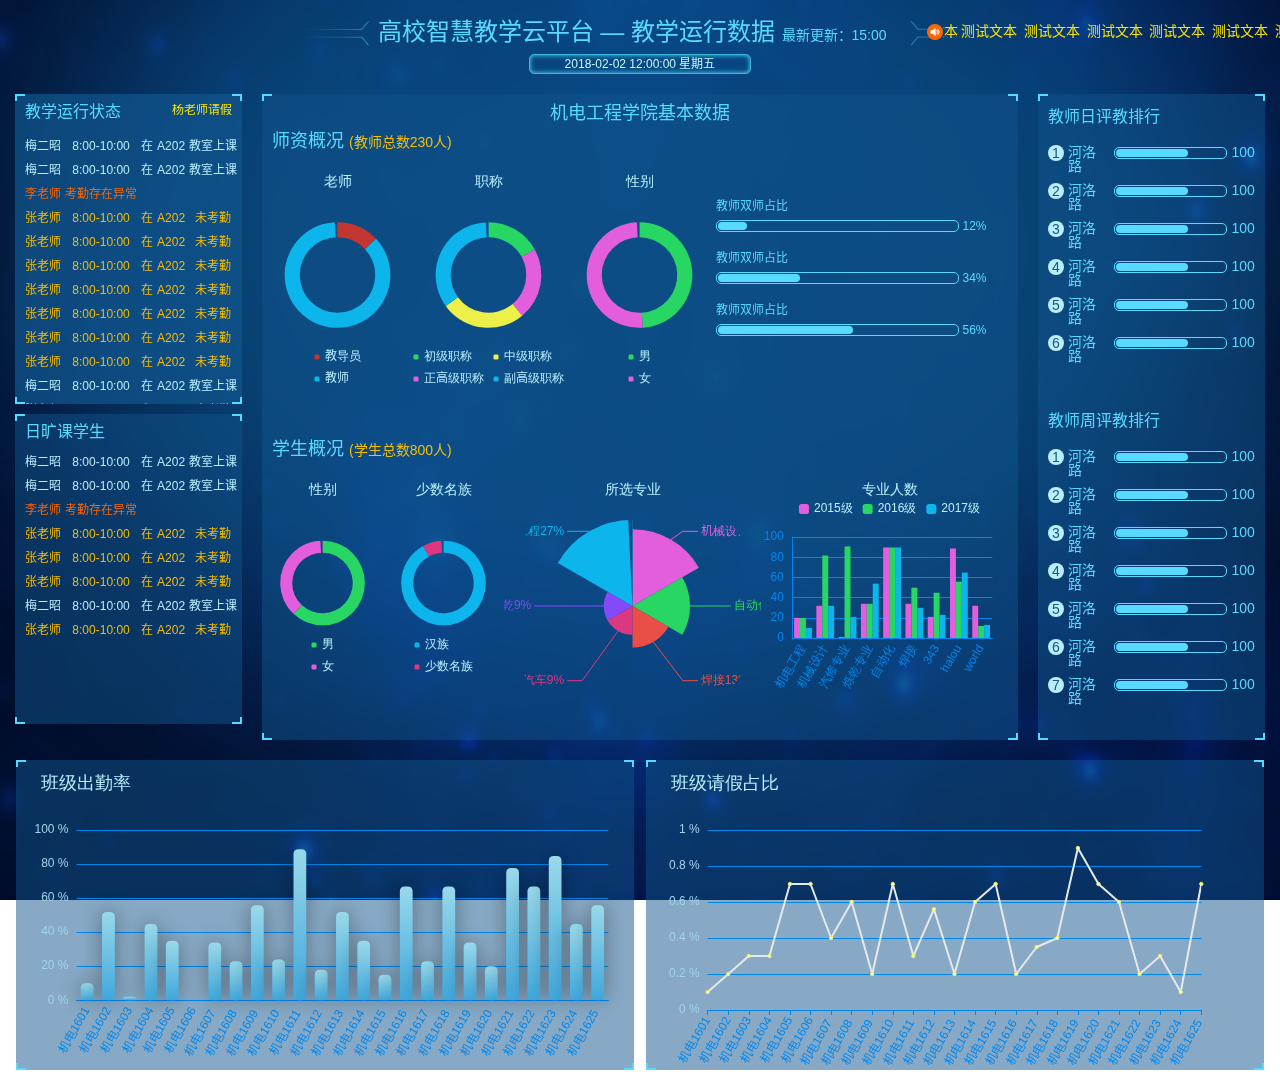
<file: index.html>
<!DOCTYPE html>
<html lang="zh-CN">

<head>
    <meta charset="utf-8">
    <meta http-equiv="X-UA-Compatible" content="IE=edge">
    <meta name="viewport" content="width=device-width, initial-scale=1">
    <title>index</title>
    <link rel="stylesheet" href="./css/idangerous.swiper2.7.6.css">
    <link rel="stylesheet" href="./css/base.css">
    <link rel="stylesheet" href="./css/index.css">
</head>

<body>
    <img src="./images/bg.png" class="bg" alt="">
    <div class="inner_c">
        <!-- 头部 -->
        <div class="header">
            高校智慧教学云平台 — 教学运行数据
            <span class="updata-time"> 最新更新：15:00</span>
            <div class="lamp">
                <img src="./images/voice.png" alt="" class="f_left">
                <div id="scroll_div" class="fl">
                    <div id="scroll_begin">
                        <span class="pad_right">测试文本 </span>
                        <span class="pad_right">测试文本</span>
                        <span class="pad_right">测试文本</span>
                        <span class="pad_right">测试文本</span>
                        <span class="pad_right">测试文本</span>
                        <span class="pad_right">测试文本</span>
                        <span class="pad_right">测试文本</span>
                    </div>
                    <div id="scroll_end">
                    </div>
                </div>
            </div>
        </div>

        <div class="time">
            2018-02-02 12:00:00 星期五
        </div>

        <!-- 中部 -->
        <div class="middle">

            <div class="left">
                <div class="left-top">
                    <div class="left-top-c">
                        <!-- 四个角 -->
                        <div class="arrow">
                            <span></span>
                            <span></span>
                            <span></span>
                            <span></span>
                        </div>
                        <div class="left-top-title clearfix">
                            <h4 class="f_left">教学运行状态</h4>
                            <div class="swiper-container1">
                                <div class="swiper-wrapper">
                                    <div class="swiper-slide">杨老师请假</div>
                                    <div class="swiper-slide">网老师请假</div>
                                    <div class="swiper-slide">李老师请假</div>
                                </div>
                            </div>
                        </div>
                        <div class="left-table maquee">
                            <table id="news" class="">
                                <tr>
                                    <td>梅二昭</td>
                                    <td>8:00-10:00</td>
                                    <td>在</td>
                                    <td>A202</td>
                                    <td>教室上课</td>
                                </tr>
                                <tr>
                                    <td>梅二昭</td>
                                    <td>8:00-10:00</td>
                                    <td>在</td>
                                    <td>A202</td>
                                    <td>教室上课</td>
                                </tr>
                                <tr class="yc">
                                    <td>李老师</td>
                                    <td>考勤存在异常</td>
                                </tr>
                                <tr class="wkq">
                                    <td>张老师</td>
                                    <td>8:00-10:00</td>
                                    <td>在</td>
                                    <td>A202</td>
                                    <td>未考勤</td>
                                </tr>
                                <tr class="wkq">
                                    <td>张老师</td>
                                    <td>8:00-10:00</td>
                                    <td>在</td>
                                    <td>A202</td>
                                    <td>未考勤</td>
                                </tr>
                                <tr class="wkq">
                                    <td>张老师</td>
                                    <td>8:00-10:00</td>
                                    <td>在</td>
                                    <td>A202</td>
                                    <td>未考勤</td>
                                </tr>
                                <tr class="wkq">
                                    <td>张老师</td>
                                    <td>8:00-10:00</td>
                                    <td>在</td>
                                    <td>A202</td>
                                    <td>未考勤</td>
                                </tr>
                                <tr class="wkq">
                                    <td>张老师</td>
                                    <td>8:00-10:00</td>
                                    <td>在</td>
                                    <td>A202</td>
                                    <td>未考勤</td>
                                </tr>
                                <tr class="wkq">
                                    <td>张老师</td>
                                    <td>8:00-10:00</td>
                                    <td>在</td>
                                    <td>A202</td>
                                    <td>未考勤</td>
                                </tr>
                                <tr class="wkq">
                                    <td>张老师</td>
                                    <td>8:00-10:00</td>
                                    <td>在</td>
                                    <td>A202</td>
                                    <td>未考勤</td>
                                </tr>
                                <tr>
                                    <td>梅二昭</td>
                                    <td>8:00-10:00</td>
                                    <td>在</td>
                                    <td>A202</td>
                                    <td>教室上课</td>
                                </tr>
                                <tr class="wkq">
                                    <td>张老师</td>
                                    <td>8:00-10:00</td>
                                    <td>在</td>
                                    <td>A202</td>
                                    <td>未考勤</td>
                                </tr>

                            </table>
                        </div>
                    </div>
                </div>
                <div class="left-bottom">
                    <div class="left-bottom-c">
                        <!-- 四个角 -->
                        <div class="arrow">
                            <span></span>
                            <span></span>
                            <span></span>
                            <span></span>
                        </div>
                        <div class="left-top-title clearfix">
                            <h4 class="f_left">日旷课学生</h4>
                        </div>
                        <div class="left-table maquee">
                            <table id="news" class="">
                                <tr>
                                    <td>梅二昭</td>
                                    <td>8:00-10:00</td>
                                    <td>在</td>
                                    <td>A202</td>
                                    <td>教室上课</td>
                                </tr>
                                <tr>
                                    <td>梅二昭</td>
                                    <td>8:00-10:00</td>
                                    <td>在</td>
                                    <td>A202</td>
                                    <td>教室上课</td>
                                </tr>
                                <tr class="yc">
                                    <td>李老师</td>
                                    <td>考勤存在异常</td>
                                </tr>
                                <tr class="wkq">
                                    <td>张老师</td>
                                    <td>8:00-10:00</td>
                                    <td>在</td>
                                    <td>A202</td>
                                    <td>未考勤</td>
                                </tr>
                                <tr class="wkq">
                                    <td>张老师</td>
                                    <td>8:00-10:00</td>
                                    <td>在</td>
                                    <td>A202</td>
                                    <td>未考勤</td>
                                </tr>
                                <tr class="wkq">
                                    <td>张老师</td>
                                    <td>8:00-10:00</td>
                                    <td>在</td>
                                    <td>A202</td>
                                    <td>未考勤</td>
                                </tr>
                                <tr>
                                    <td>梅二昭</td>
                                    <td>8:00-10:00</td>
                                    <td>在</td>
                                    <td>A202</td>
                                    <td>教室上课</td>
                                </tr>
                                <tr class="wkq">
                                    <td>张老师</td>
                                    <td>8:00-10:00</td>
                                    <td>在</td>
                                    <td>A202</td>
                                    <td>未考勤</td>
                                </tr>

                            </table>
                        </div>
                    </div>
                </div>
            </div>

            <div class="center">
                <!-- 四个角 -->
                <div class="arrow">
                    <span></span>
                    <span></span>
                    <span></span>
                    <span></span>
                </div>

                <div class="center-top">
                    <span>机电工程学院基本数据</span>
                </div>

                <!-- 师资概况 -->
                <div class="szgk">
                    师资概况
                    <span class="yellow">(教师总数230人)</span>
                </div>

                <div class="data-echarts">
                    <div class="one" id="first">

                    </div>
                    <div class="two" id="second">

                    </div>
                    <div class="three" id="third">

                    </div>
                    <div class="four" id="fourth">
                        <ul>
                            <li>
                                <h3>教师双师占比</h3>
                                <div class="percent clearfix">
                                    <div class="outer f_left">
                                        <div class="inner"></div>
                                    </div>
                                    <div class="f_left base-color">
                                        <span>65</span>%
                                    </div>
                                </div>
                            </li>
                            <li>
                                <h3>教师双师占比</h3>
                                <div class="percent clearfix">
                                    <div class="outer f_left">
                                        <div class="inner"></div>
                                    </div>
                                    <div class="f_left base-color">
                                        <span>65</span>%
                                    </div>
                                </div>
                            </li>
                            <li>
                                <h3>教师双师占比</h3>
                                <div class="percent clearfix">
                                    <div class="outer f_left">
                                        <div class="inner"></div>
                                    </div>
                                    <div class="f_left base-color">
                                        <span>65</span>%
                                    </div>
                                </div>
                            </li>
                        </ul>
                    </div>

                </div>

                <!-- 学生概况 -->
                <div class="szgk">
                    学生概况
                    <span class="yellow">(学生总数800人)</span>
                </div>

                <div class="data-echarts">

                    <div class="five" id="fifth"></div>
                    <div class="six" id="sixth"></div>
                    <div class="seven" id="seventh"></div>
                    <div class="eight" id="eighth"></div>

                </div>

            </div>
            <div class="right">
                <!-- 四个角 -->
                <div class="arrow">
                    <span></span>
                    <span></span>
                    <span></span>
                    <span></span>
                </div>

                <div class="right-top">
                    <h3 class="base-color">教师日评教排行</h3>
                    <div class="ph">
                        <ul>
                            <li>
                                <span class="bage">1</span>
                                <span>河洛路</span>
                                <div class="outer">
                                    <div class="inner"></div>
                                </div>
                                <span>100</span>
                            </li>
                            <li>
                                <span class="bage">2</span>
                                <span>河洛路</span>
                                <div class="outer">
                                    <div class="inner"></div>
                                </div>
                                <span>100</span>
                            </li>
                            <li>
                                <span class="bage">3</span>
                                <span>河洛路</span>
                                <div class="outer">
                                    <div class="inner"></div>
                                </div>
                                <span>100</span>
                            </li>
                            <li>
                                <span class="bage">4</span>
                                <span>河洛路</span>
                                <div class="outer">
                                    <div class="inner"></div>
                                </div>
                                <span>100</span>
                            </li>
                            <li>
                                <span class="bage">5</span>
                                <span>河洛路</span>
                                <div class="outer">
                                    <div class="inner"></div>
                                </div>
                                <span>100</span>
                            </li>
                            <li>
                                <span class="bage">6</span>
                                <span>河洛路</span>
                                <div class="outer">
                                    <div class="inner"></div>
                                </div>
                                <span>100</span>
                            </li>
                        </ul>
                    </div>
                </div>

                <div class="right-bottom">
                    <h3 class="base-color">教师周评教排行</h3>
                    <div class="ph">
                        <ul>
                            <li>
                                <span class="bage">1</span>
                                <span>河洛路</span>
                                <div class="outer">
                                    <div class="inner"></div>
                                </div>
                                <span>100</span>
                            </li>
                            <li>
                                <span class="bage">2</span>
                                <span>河洛路</span>
                                <div class="outer">
                                    <div class="inner"></div>
                                </div>
                                <span>100</span>
                            </li>
                            <li>
                                <span class="bage">3</span>
                                <span>河洛路</span>
                                <div class="outer">
                                    <div class="inner"></div>
                                </div>
                                <span>100</span>
                            </li>
                            <li>
                                <span class="bage">4</span>
                                <span>河洛路</span>
                                <div class="outer">
                                    <div class="inner"></div>
                                </div>
                                <span>100</span>
                            </li>
                            <li>
                                <span class="bage">5</span>
                                <span>河洛路</span>
                                <div class="outer">
                                    <div class="inner"></div>
                                </div>
                                <span>100</span>
                            </li>
                            <li>
                                <span class="bage">6</span>
                                <span>河洛路</span>
                                <div class="outer">
                                    <div class="inner"></div>
                                </div>
                                <span>100</span>
                            </li>
                            <li>
                                <span class="bage">7</span>
                                <span>河洛路</span>
                                <div class="outer">
                                    <div class="inner"></div>
                                </div>
                                <span>100</span>
                            </li>
                        </ul>
                    </div>
                </div>

            </div>
        </div>

        <!-- 底部 -->
        <div class="bottom">
            <div class="bottom-left">
                <!-- 四个角 -->
                <div class="arrow">
                    <span></span>
                    <span></span>
                    <span></span>
                    <span></span>
                </div>
                <div class="nine" id="ninth"></div>
            </div>
            <div class="bottom-right">
                <!-- 四个角 -->
                <div class="arrow">
                    <span></span>
                    <span></span>
                    <span></span>
                    <span></span>
                </div>
                <div class="ten" id="tenth"></div>
            </div>
        </div>



    </div>
    <script src="./js/jquery.js"></script>
    <script src="./js/echarts.min.js"></script>
    <script src="./js/idangerous.swiper2.7.6.js"></script>
    <script>
        // 顶部文字轮播
        function ScrollImgLeft() {
            var speed = 20; //速度
            var MyMar = null;
            var scroll_begin = document.getElementById("scroll_begin");
            var scroll_end = document.getElementById("scroll_end");
            var scroll_div = document.getElementById("scroll_div");
            scroll_end.innerHTML = scroll_begin.innerHTML;

            function Marquee() {
                if (scroll_end.offsetWidth - scroll_div.scrollLeft <= 0)
                    scroll_div.scrollLeft -= scroll_begin.offsetWidth;
                else
                    scroll_div.scrollLeft++;
            }
            MyMar = setInterval(Marquee, speed);
            scroll_div.onmouseover = function () {　　　　　　　
                clearInterval(MyMar);　　　　　
            }　　　　
            scroll_div.onmouseout = function () {　　　　　　　
                MyMar = setInterval(Marquee, speed);　　　　　　　　　
            }
        }
        ScrollImgLeft();
        // 轮播
        $(function () {
            var mySwiper = new Swiper('.swiper-container1', {
                autoplay: 3000, //可选选项，自动滑动
                loop: true, //可选选项，开启循环
            })
        })
        //表格动画
        function autoScroll(obj) {
            $(obj).find("table").animate({
                marginTop: "-0.01px"
            }, 500, function () {
                $(this).css({
                    marginTop: "0px"
                }).find("tr:first").appendTo(this);
            })
        }
        $(function () {
            setInterval('autoScroll(".maquee")', 3000);
        })

        // 图1
        var dom1 = document.getElementById("first");
        var myChart = echarts.init(dom1);
        var app = {};
        option = null;
        app.title = '环形图';
        option = {
            tooltip: {
                trigger: 'item',
                formatter: "{a} <br/>{b}: {c} ({d}%)"
            },
            title: {
                text: "老师",
                x: 'center',
                y: 10,
                textStyle: {
                    fontSize: 14,
                    fontWeight: 'normal',
                    color: '#b8eefe' // 主标题文字颜色
                },
            },
            legend: {
                orient: 'vertical',
                x: 'center',
                y: 190,
                data: ['教导员', '教师'],
                padding: 1,
                textStyle: {
                    fontSize: 12,
                    color: '#b8eefe',

                },
                itemWidth: 5,
                itemHeight: 5,
                // formatter:function (name) { //用来格式化图例文本，支持字符串模板和回调函数两种形式。模板变量为图例名称 {name}
                //     return name + "{b}: {c} ({d}%)";
                // }
            },
            series: [{
                name: '师资情况',
                type: 'pie',
                radius: ['50%', '70%'],
                avoidLabelOverlap: false,
                label: {
                    normal: {
                        show: false,
                        position: 'left'
                    },
                    emphasis: {
                        show: false, //中间提示文本
                        textStyle: {
                            fontSize: '14',
                            fontWeight: 'bold'
                        }
                    }
                },
                markLine: {
                    show: true
                },
                labelLine: {
                    normal: {
                        show: false
                    }
                },
                data: [{
                        value: 13,
                        name: '教导员',
                        // itemStyle: {
                        // color: '#edf049',

                        // }
                    },
                    // {name:'other', value:75, itemStyle : labelBottom},
                    {
                        value: 87,
                        name: '教师',
                        itemStyle: {
                            color: '#0cb5ec'
                        }
                    }
                ]
            }]
        };;
        if (option && typeof option === "object") {
            myChart.setOption(option, true);
        }

        // 图2
        var dom2 = document.getElementById("second");
        var myChart = echarts.init(dom2);
        var app = {};
        option = null;
        option = {
            tooltip: {
                trigger: 'item',
                formatter: "{a} <br/>{b}: {c} ({d}%)"
            },
            title: {
                text: "职称",
                x: 'center',
                y: 10,
                textStyle: {
                    fontSize: 14,
                    fontWeight: 'normal',
                    color: '#b8eefe' // 主标题文字颜色
                },
            },
            legend: {
                orient: 'vertical',
                x: 'center',
                y: 190,
                data: ['初级职称', '正高级职称', '中级职称', '副高级职称'],
                padding: 1,
                textStyle: {
                    fontSize: 12,
                    color: '#b8eefe',

                },
                itemWidth: 5,
                itemHeight: 5
            },
            series: [{
                name: '职称',
                type: 'pie',
                radius: ['50%', '70%'],
                avoidLabelOverlap: false,
                label: {
                    normal: {
                        show: false,
                        position: 'center'
                    },
                    emphasis: {
                        show: true,
                        textStyle: {
                            fontSize: '14',
                            fontWeight: 'bold'
                        }
                    }
                },
                labelLine: {
                    normal: {
                        show: false
                    }
                },
                data: [{
                        value: 17,
                        name: '初级职称',
                        itemStyle: {
                            color: '#28d663'
                        }
                    },
                    {
                        value: 22,
                        name: '正高级职称',
                        itemStyle: {
                            color: '#e35edd'
                        }
                    },
                    {
                        value: 26,
                        name: '中级职称',
                        itemStyle: {
                            color: '#edf049'
                        }
                    },
                    {
                        value: 35,
                        name: '副高级职称',
                        itemStyle: {
                            color: '#0cb5ec'
                        }
                    }
                ]
            }]
        };;
        if (option && typeof option === "object") {
            myChart.setOption(option, true);
        }

        // 图3
        var dom3 = document.getElementById("third");
        var myChart = echarts.init(dom3);
        var app = {};
        option = null;
        app.title = '环形图';
        option = {
            tooltip: {
                trigger: 'item',
                formatter: "{a} <br/>{b}: {c} ({d}%)"
            },
            title: {
                text: "性别",
                x: 'center',
                y: 10,
                textStyle: {
                    fontSize: 14,
                    fontWeight: 'normal',
                    color: '#b8eefe' // 主标题文字颜色
                },
            },
            legend: {
                orient: 'vertical',
                x: 'center',
                y: 190,
                data: ['男', '女'],
                padding: 1,
                textStyle: {
                    fontSize: 12,
                    color: '#b8eefe',

                },
                itemWidth: 5,
                itemHeight: 5
            },
            series: [{
                name: '性别',
                type: 'pie',
                radius: ['50%', '70%'],
                avoidLabelOverlap: false,
                label: {
                    normal: {
                        show: false,
                        position: 'center'
                    },
                    emphasis: {
                        show: true,
                        textStyle: {
                            fontSize: '14',
                            fontWeight: 'bold'
                        }
                    }
                },
                labelLine: {
                    normal: {
                        show: false
                    }
                },
                data: [{
                        value: 49,
                        name: '男',
                        itemStyle: {
                            color: '#28d663'
                        }
                    },
                    {
                        value: 51,
                        name: '女',
                        itemStyle: {
                            color: '#e35edd'
                        }
                    }
                ]
            }]
        };
        if (option && typeof option === "object") {
            myChart.setOption(option, true);
        }

        // 图4
        var data = [12, 34, 56];
        var domBox = $('#fourth .percent');
        for (var i = 0; i < data.length; i++) {
            var item = data[i];
            var count = domBox.eq(i).find('span');
            count.html(item);
            domBox.eq(i).find('.inner').css('width', item + '%');
        }

        // 图5
        var dom5 = document.getElementById("fifth");
        var myChart = echarts.init(dom5);
        var app = {};
        option = null;
        app.title = '环形图';
        option = {
            tooltip: {
                trigger: 'item',
                formatter: "{a} <br/>{b}: {c} ({d}%)"
            },
            title: {
                text: "性别",
                x: 'center',
                y: 10,
                textStyle: {
                    fontSize: 14,
                    fontWeight: 'normal',
                    color: '#b8eefe' // 主标题文字颜色
                },
            },
            legend: {
                orient: 'vertical',
                x: 'center',
                y: 170,
                data: ['男', '女'],
                padding: 1,
                textStyle: {
                    fontSize: 12,
                    color: '#b8eefe',

                },
                itemWidth: 5,
                itemHeight: 5
            },
            series: [{
                name: '访问来源',
                type: 'pie',
                radius: ['50%', '70%'],
                avoidLabelOverlap: false,
                label: {
                    normal: {
                        show: false,
                        position: 'center'
                    },
                    emphasis: {
                        show: true,
                        textStyle: {
                            fontSize: '14',
                            fontWeight: 'bold'
                        }
                    }
                },
                labelLine: {
                    normal: {
                        show: false
                    }
                },
                data: [{
                        value: 62,
                        name: '男',
                        itemStyle: {
                            color: '#28d663'
                        }
                    },
                    {
                        value: 38,
                        name: '女',
                        itemStyle: {
                            color: '#e35edd'
                        }
                    }
                ]
            }]
        };
        if (option && typeof option === "object") {
            myChart.setOption(option, true);
        }

        // 图6
        var dom6 = document.getElementById("sixth");
        var myChart = echarts.init(dom6);
        var app = {};
        option = null;
        app.title = '环形图';
        option = {
            tooltip: {
                trigger: 'item',
                formatter: "{a} <br/>{b}: {c} ({d}%)"
            },
            title: {
                text: "少数名族",
                x: 'center',
                y: 10,
                textStyle: {
                    fontSize: 14,
                    fontWeight: 'normal',
                    color: '#b8eefe' // 主标题文字颜色
                },
            },
            legend: {
                orient: 'vertical',
                x: 'center',
                y: 170,
                data: ['汉族', '少数名族'],
                padding: 1,
                textStyle: {
                    fontSize: 12,
                    color: '#b8eefe',
                },
                itemWidth: 5,
                itemHeight: 5,
                // formatter: "{value}%"
            },
            series: [{
                name: '访问来源',
                type: 'pie',
                radius: ['50%', '70%'],
                avoidLabelOverlap: false,
                label: {
                    normal: {
                        show: false,
                        position: 'center'
                    },
                    emphasis: {
                        show: true,
                        textStyle: {
                            fontSize: '14',
                            fontWeight: 'bold'
                        }
                    }
                },
                labelLine: {
                    normal: {
                        show: false
                    }
                },
                data: [{
                        value: 92,
                        name: '汉族',
                        itemStyle: {
                            color: '#0cb5ec'
                        }
                    },
                    {
                        value: 8,
                        name: '少数名族',
                        itemStyle: {
                            color: '#dd3781'
                        }
                    }
                ]
            }]
        };
        if (option && typeof option === "object") {
            myChart.setOption(option, true);
        }

        // 图7
        var dom7 = document.getElementById("seventh");
        var myChart = echarts.init(dom7);
        var app = {};
        option = null;
        option = {
            title: {
                text: '所选专业',
                x: 'center',
                y: 10,
                textStyle: {
                    fontSize: 14,
                    fontWeight: 'normal',
                    color: '#b8eefe' // 主标题文字颜色
                }
            },
            tooltip: {
                trigger: 'item',
                formatter: "{a} <br/>{b} : {c} ({d}%)"
            },
            toolbox: {
                show: true,
                feature: {
                    mark: {
                        show: true
                    }
                }
            },
            calculable: true,
            series: [{
                name: 's',
                type: 'pie',
                // radius: [10, 60],
                center: ['50%', '60%'],
                roseType: 'area',
                data: [{
                        value: 24,
                        name: '机械设计',
                        itemStyle: {
                            color: '#e35edd'
                        }
                    },
                    {
                        value: 18,
                        name: '自动化',
                        itemStyle: {
                            color: '#28d663'
                        }
                    },
                    {
                        value: 13,
                        name: '焊接',
                        itemStyle: {
                            color: '#e94f47'
                        }
                    },
                    {
                        value: 9,
                        name: '汽车',
                        itemStyle: {
                            color: '#dd3781'
                        }
                    },
                    {
                        value: 9,
                        name: '烁乾',
                        itemStyle: {
                            color: '#844af7'
                        }
                    },
                    {
                        value: 27,
                        name: '机电工程',
                        itemStyle: {
                            color: '#0cb5ec'
                        }
                    },
                ],
                itemStyle: {
                    normal: {
                        label: {
                            show: true,
                            formatter: '{b}{d}%'
                        },
                        labelLine: {
                            show: true,
                            length: 0.0001
                        }
                    }
                }
            }],
            // grid: {
            //     x: '30%', //相当于距离左边效果:padding-left
            //     y: '30%',
            // }
        };
        if (option && typeof option === "object") {
            myChart.setOption(option, true);
        }

        // 图8
        var dom8 = document.getElementById("eighth");
        var myChart = echarts.init(dom8);
        var app = {};
        option = null;
        var posList = [
            'left', 'right', 'top', 'bottom',
            'inside',
            'insideTop', 'insideLeft', 'insideRight', 'insideBottom',
            'insideTopLeft', 'insideTopRight', 'insideBottomLeft', 'insideBottomRight'
        ];
        option = {
            title: {
                text: '专业人数',
                x: 'center',
                y: 10,
                textStyle: {
                    fontSize: 14,
                    fontWeight: 'normal',
                    color: '#b8eefe' // 主标题文字颜色
                }
            },
            color: ['#e35edd', '#28d663', '#0cb5ec'],
            tooltip: {
                trigger: 'axis',
                axisPointer: {
                    type: 'shadow'
                }
            },
            legend: {
                x: 'center',
                y: '30',
                data: ['2015级', '2016级', '2017级'],
                textStyle: {
                    fontSize: 12,
                    color: '#b8eefe',
                },
                itemWidth: 10,
                itemHeight: 10
            },
            calculable: true,
            xAxis: [{
                type: 'category',
                axisTick: {
                    show: false
                },
                data: ['机电工程', '机械设计', '汽修专业', '烁乾专业', '自动化', '焊接', '343', 'halou', 'world'],
                axisLine: {
                    lineStyle: {
                        color: '#0087ED',
                        width: 1, //这里是为了突出显示加上的  
                    }
                },
                axisLabel: {
                    show: true,
                    textStyle: {
                        color: '#a0d4e8'
                    },
                    interval: 0,
                    rotate: 60
                    // formatter:function(val){    
                    //     return val.split("").join("\n");    
                    // }    
                }
            }],
            yAxis: [{
                type: 'value',
                axisLine: {
                    show: false
                },
                axisTick: {
                    show: false
                },
                splitLine: {
                    show: true,
                    lineStyle: {
                        color: ['#0087ED']
                    }
                },
                nameTextStyle: {
                    color: ['#0087ED']
                },
                axisLine: {
                    lineStyle: {
                        color: '#0087ED',
                        width: 1, //这里是为了突出显示加上的  
                    }
                }
            }],
            series: [{
                    name: '2015级',
                    type: 'bar',
                    barGap: 0,
                    center: ['90%', '60%'],
                    // label: labelOption,
                    data: [20, 32, 01, 34, 90, 34, 21, 89, 32]
                },
                {
                    name: '2016级',
                    type: 'bar',
                    // label: labelOption,
                    data: [20, 82, 91, 34, 90, 50, 45, 56, 12]
                },
                {
                    name: '2017级',
                    type: 'bar',
                    // label: labelOption,
                    data: [10, 32, 21, 54, 90, 30, 23, 65, 13]
                },
            ],
            grid: {
                x: '12%', //相当于距离左边效果:padding-left
                y: '30%',
            }
        };
        if (option && typeof option === "object") {
            myChart.setOption(option, true);
        }

        // 图9
        var dom9 = document.getElementById("ninth");
        var myChart = echarts.init(dom9);
        var app = {};
        option = null;
        option = {
            color: ['#3398DB'],
            tooltip: {
                trigger: 'axis',
                axisPointer: { // 坐标轴指示器，坐标轴触发有效
                    type: 'shadow' // 默认为直线，可选为：'line' | 'shadow'
                }
            },
            title: {
                text: '班级出勤率',
                x: 20,
                textStyle: {
                    fontSize: 18,
                    fontWeight: 'normal',
                    color: '#b8eefe' // 主标题文字颜色
                }
            },
            grid: {
                left: '3%',
                right: '4%',
                bottom: '3%',
                containLabel: true
            },
            xAxis: [{
                // show : false,
                type: 'category',
                data: ['机电1601', '机电1602', '机电1603', '机电1604', '机电1605',
                    '机电1606', '机电1607 ', '机电1608 ', '机电1609 ', '机电1610 ',
                    '机电1611 ', '机电1612 ', '机电1613 ', '机电1614 ', '机电1615 ',
                    '机电1616 ', '机电1617 ', '机电1618 ', '机电1619 ', '机电1620 ',
                    '机电1621 ', '机电1622 ', '机电1623 ', '机电1624 ', '机电1625 '
                ],

                axisTick: {
                    show: false
                },
                axisLine: {
                    lineStyle: {
                        color: '#0087ED',
                        width: 1, //这里是为了突出显示加上的  
                    }
                },
                axisLabel: {
                    rotate: 60,
                },
            }],
            yAxis: [{
                // show : false,
                type: 'value',
                axisLine: {
                    lineStyle: {
                        color: '#0087ED',
                        width: 1, //这里是为了突出显示加上的  
                    }
                },
                axisLine: {
                    show: false
                },
                axisTick: {
                    show: false
                },
                axisLabel: {
                    show: true,
                    interval: 'auto',
                    color: '#a0d4e8',
                    formatter: '{value} %'
                },

                splitLine: {
                    lineStyle: {
                        color: ['#0087ED']
                    }
                },
                min: 0,
                max: 100
            }],
            series: [{
                name: '出勤率',
                type: 'bar',
                barWidth: '60%',
                data: [
                    10, 52, 2, 45, 35, , 34, 23, 56, 24, 89, 18, 52, 35, 15, 67, 23, 67, 34, 20, 78, 67,
                    85, 45, 56
                ],
                itemStyle: {
                    normal: {
                        barBorderRadius: 5,
                        color: new echarts.graphic.LinearGradient(0, 0, 0, 1, [{
                            offset: 0,
                            color: '#99d9ea'
                        }, {
                            offset: 1,
                            color: '#3fa7dc'
                        }]),
                        shadowColor: 'rgba(0, 0, 0, 0.4)',
                        shadowBlur: 20
                    }
                },
                tooltip: {
                    trigger: 'item',
                    position: function (pt) {
                        return [pt[0], '10%'];
                    },
                    formatter: "{a}  <br/> {b}{c}%" // 这里是鼠标移上去的显示数据
                },

            }]
        };

        if (option && typeof option === "object") {
            myChart.setOption(option, true);
        }

        // 图10
        var dom10 = document.getElementById("tenth");
        var myChart = echarts.init(dom10);
        var app = {};
        option = null;
        option = {
            title: {
                text: '班级请假占比',
                x: 20,
                textStyle: {
                    fontSize: 18,
                    fontWeight: 'normal',
                    color: '#b8eefe' // 主标题文字颜色
                }
            },
            tooltip: {
                trigger: 'axis',
                // formatter: "{a} <br/>{b}: {c} ({d}%)"
            },

            xAxis: {
                type: 'category',
                boundaryGap: false,
                data: ['机电1601', '机电1602', '机电1603', '机电1604', '机电1605',
                    '机电1606', '机电1607 ', '机电1608 ', '机电1609 ', '机电1610 ',
                    '机电1611 ', '机电1612 ', '机电1613 ', '机电1614 ', '机电1615 ',
                    '机电1616 ', '机电1617 ', '机电1618 ', '机电1619 ', '机电1620 ',
                    '机电1621 ', '机电1622 ', '机电1623 ', '机电1624 ', '机电1625 '
                ],
                axisLabel: {
                    rotate: 60,
                },
                axisLine: {
                    lineStyle: {
                        color: '#0087ED',
                        width: 1, //这里是为了突出显示加上的  
                    }
                }
            },
            yAxis: {
                type: 'value',
                axisLabel: {
                    color: '#a0d4e8',
                    formatter: '{value} %',
                    textStyle: {
                        color: '#fff'
                    }
                },
                axisLine: {
                    lineStyle: {
                        color: '#0087ED',
                        width: 1, //这里是为了突出显示加上的  
                    }
                },
                axisLine: {
                    show: false
                },
                axisTick: {
                    show: false
                },
                splitLine: {
                    lineStyle: {
                        color: ['#0087ED']
                    }
                }
            },
            series: [

                {
                    name: '请假占比',
                    type: 'line',
                    data: [0.1, 0.2, 0.3, 0.3, 0.7,
                        0.7, 0.4, 0.6, 0.2, 0.7,
                        0.3, 0.56, 0.2, 0.6, 0.7,
                        0.2, 0.35, 0.4, 0.9, 0.7,
                        0.6, 0.2, 0.3, 0.1, 0.7
                    ],
                    tooltip: {
                        trigger: 'item',
                        position: function (pt) {
                            return [pt[0], '10%'];
                        },

                        formatter: "{a} <br/>{b}: {c} %" // 这里是鼠标移上去的显示数据
                    },
                    itemStyle: {
                        normal: {
                            color: '#edf049',
                            lineStyle: {
                                color: '#e5e9ee'
                            }
                        }
                    },
                }
            ]
        };
        if (option && typeof option === "object") {
            myChart.setOption(option, true);
        }

        window.addEventListener("resize", function () { 
            myChart.resize();
        })
        
        // window.onresize = function () {
        //     console.log(22)
        //     myChart.resize();
        // };
    </script>
</body>

</html>
</file>
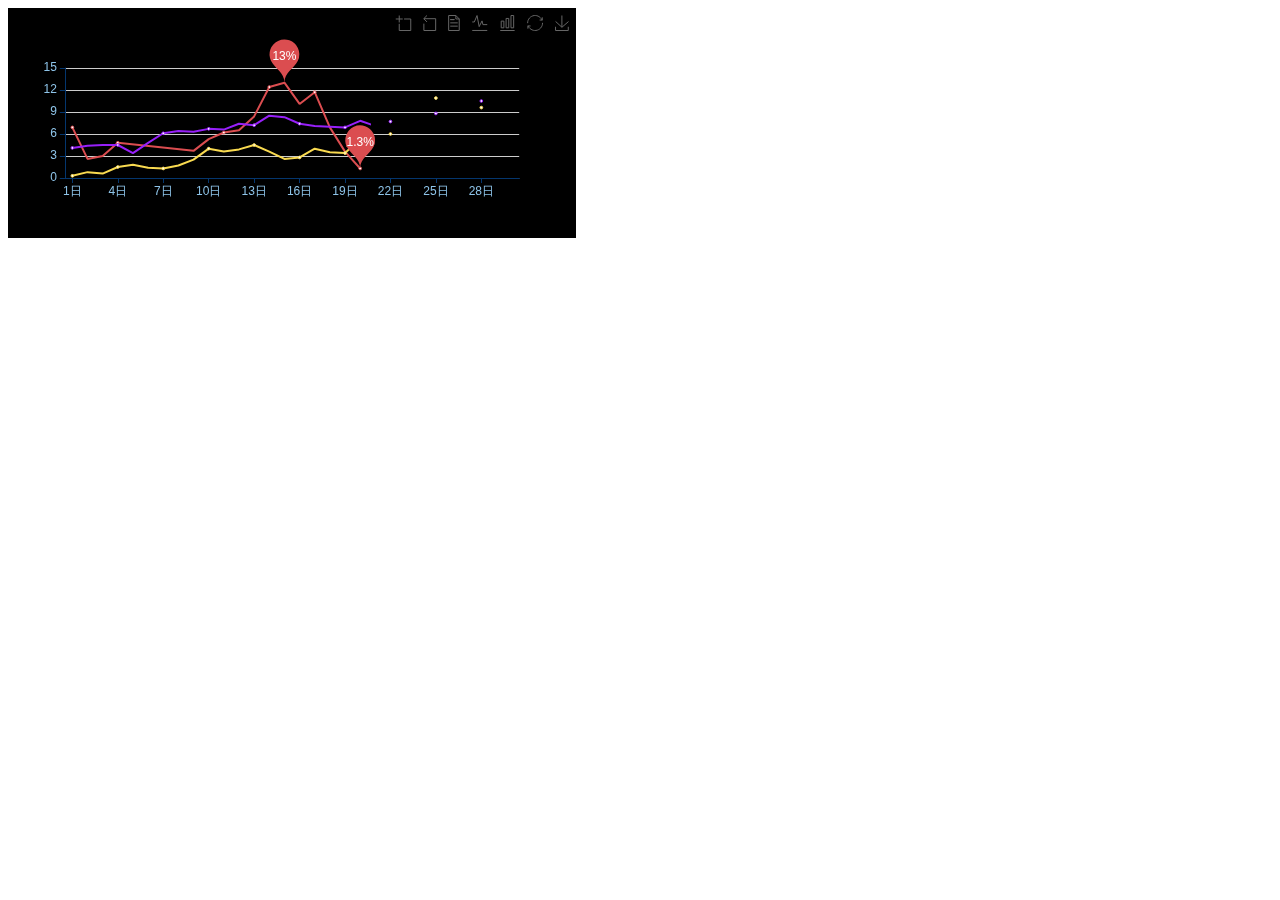
<file: mapView/a.html>
<!DOCTYPE html>
<html lang="zh-CN">

<head>
    <meta charset="utf-8">
    <title>a</title>
    <style>
        body {
            /* background-color: rgb(31, 24, 92); */
            /* color: #05C3F9; */
        }
    </style>
</head>

<body>
    <div id="main" style="width: 568px;height:230px;"></div>
    <script src="../js/jquery.js"></script>
    <script src="../js/echarts.min.js"></script>

    <script>
        var myChart = echarts.init(document.getElementById('main'));
        // myChart.showLoading();

        option = {
            backgroundColor: "rgb(0,0,0)", //图层背景
            color: ['#db4d50', '#9720f9', '#f9da50', '#2eee92', '#5f7af7', '#ff7d50', '#50cdf6', '#ffb050'],
            tooltip: {
                trigger: 'axis',
                formatter: '{b}<br/>{a0}: {c0}<br />{a1}: {c1}<br />{a2}: {c2}<br />{a3}: {c3}<br />{a4}: {c4}<br />{a5}: {c5}<br />{a6}: {c6}<br />{a7}: {c7}'
            },
            legend: {
                itemGap: 3,
                itemWidth: 8,
                itemHeight: 8,
                icon: 'circle',
                data: ['手机直播', '资讯内容', '本地影片', '电影点播', '电视剧点播', '手机回看', '本地电视剧', '外链URL'],
                textStyle: {
                    color: "#8ec4e9",
                    fontSize: 10,
                }
            },
            toolbox: {
                show: true,
                feature: {
                    dataZoom: {},
                    dataView: {
                        readOnly: false
                    },
                    magicType: {
                        type: ['line', 'bar']
                    },
                    restore: {},
                    saveAsImage: {
                        pixelRatio: 5
                    }
                }
            },
            xAxis: {
                type: 'category',
                data: ['1日', '2日', '3日', '4日', '5日', '6日', '7日', '8日', '9日',
                    '10日', '11日', '12日', '13日', '14日', '15日', '16日', '17日', '18日',
                    '19日', '20日', '21日', '22日', '23日', '24日', '25日', '26日', '27日',
                    '28日', '29日', '30日'
                ],
                axisTick: {
                    alignWithLabel: true
                },
                axisLine: {
                    lineStyle: {
                        color: '#04366e'
                    }
                },
                axisLabel: {
                    show: true,
                    color: '#8ec4e9',
                    fontSize: 12
                }
            },
            yAxis: {
                type: 'value',
                gridIndex: 0,
                min: 0,
                splitLine: {
                    show: true
                },
                axisTick: {
                    show: true
                },
                axisLine: {
                    lineStyle: {
                        color: '#04366e'
                    }
                },
                axisLabel: {
                    color: '#8ec4e9',
                    formatter: '{value}'
                }
            },
            series: [{
                    name: 'China',
                    type: 'line',
                    data: [6.9, 2.6, 3, 4.8, -5.4, -4.1, -4.8, -4.4, 3.7, 5.3, 6.2, 6.5, 8.4, 12.4, 13, 10.1,
                        11.7, 6.9, 3.6, 1.3, -0.8, -4.5, -5.8, -7.8, -4.8, -4.3, -6, -8.2, -6.8, -6.5, -7.6, -
                        10.7, -10.2, -11, -11.5, -11.9, 0.6, 9.2, 12.5, 12.8, 14.4, 15, 13.5, 11.5, 10.5, 9,
                        6.4, 6.3, 8.5, 9.8, 11.9, 13.3, 17.7, 19, 20.1, 18.9, 21.5, 22.9, 21.5, 21.5, 23.3,
                        23.9, 24.8, 27.2, 28.9, 28.2, 26.4, 24.7, 22.3, 19, 16.7
                    ],
                    markPoint: {
                        label: {
                            show: true,
                            formatter: '{c}%'
                        },
                        data: [{
                                type: 'max',
                                name: '最大值'
                            },
                            {
                                type: 'min',
                                name: '最小值'
                            },
                            {
                                coord: [41, 15],
                                name: '15',
                                value: 15
                            }
                        ]
                    },
                    // markLine: {
                    //     data: [
                    //         {type: 'average', name: '平均值'}
                    //     ]
                    // }
                },
                {
                    name: 'United States',
                    type: 'line',
                    data: [4.1, 4.4, 4.5, 4.5, 3.4, 4.8, 6.1, 6.4, 6.3, 6.7, 6.6, 7.4, 7.2, 8.5, 8.3, 7.4, 7.1,
                        7, 6.9, 7.8, 7.1, 7.7, 8, 8.2, 8.8, 9.5, 9.8, 10.5, 10.5, 11.7, 12.3, 12.5, 12.1,
                        10.6, 10.3, 7.6, 5.6, 5.2, 4.4, 1.9, -0.8, -3.8, -5.9, -8.7, -10.4, -12.1, -13.3, -
                        13.8, -15, -15.6, -15.9, -15.2, -15.7, -15.4, -14.5, -14.8, -14.7, -14.1, -13.9, -
                        13.5, -13.6, -12.6, -12.2, -11.7, -10.7, -9.6, -8.5, -8.4, -8, -7.4, -6.9
                    ],
                    // markPoint: {
                    //     data: [
                    //         {name: '周最低', value: -2, xAxis: 1, yAxis: -1.5}
                    //     ]
                    // },
                    // markLine: {
                    //     data: [
                    //         {type: 'average', name: '平均值'}
                    //     ]
                    // }
                },
                {
                    name: 'India',
                    type: 'line',
                    data: [0.3, 0.8, 0.6, 1.5, 1.8, 1.4, 1.3, 1.7, 2.5, 4, 3.6, 3.9, 4.5, 3.6, 2.6, 2.8, 4, 3.5,
                        3.4, 5.3, 6, 6, 7.8, 7.8, 10.9, 9.4, 10.3, 9.6, 11.8, 8.6, 9.1, 8.8, 11.3, 9.2, 9.4,
                        8.9, 10, 7.4, 7.4, 5.7, 6.7, 4.9, 3.9, 5.5, 4.5, 2.6, 1.7, 2.6, 3.9, 3.5, 0.6, 1.6,
                        1.8, 1.7, 0.9, -0.1, -0.1, -1.4, -2.8, -3, -2.8, -3.5, -4.4, -3.5, -3.4, -5.1, -5, -
                        7.7, -6.1, -8.9, -7.8
                    ]
                },
                {
                    name: 'Japan',
                    type: 'line',
                    data: [-24.4, -27.4, -27.1, -27.7, -29.1, -30.6, -29.5, -27.8, -27.4, -27.4, -28.5, -26.5, -
                        27.6, -29.3, -30.1, -28.6, -30.1, -30.9, -30.7, -28.7, -25.9, -27.2, -25.2, -22.8, -
                        22.3, -21.7, -19.9, -18.1, -17.7, -19.2, -17.3, -14.9, -14.1, -12.1, -10.2, -4.7, -
                        2.2, -0.1, 1.9, 3.4, 2, 0.4, -1, -2, -1.5, -0.6, 0.8, 1.5, 0.9, -1.5, 0.2, 1.7, 2.1,
                        1.6, 1.8, 2.1, 1.7, 0.5, 1.3, 2.7, 1.7, 0, 0.1, 1, 1.1, 1.5, 3.3, 5.2, 6.7, 6.5,
                        7.7
                    ]
                }
            ]
        };

        myChart.setOption(option);
    </script>


</body>

</html>
</file>
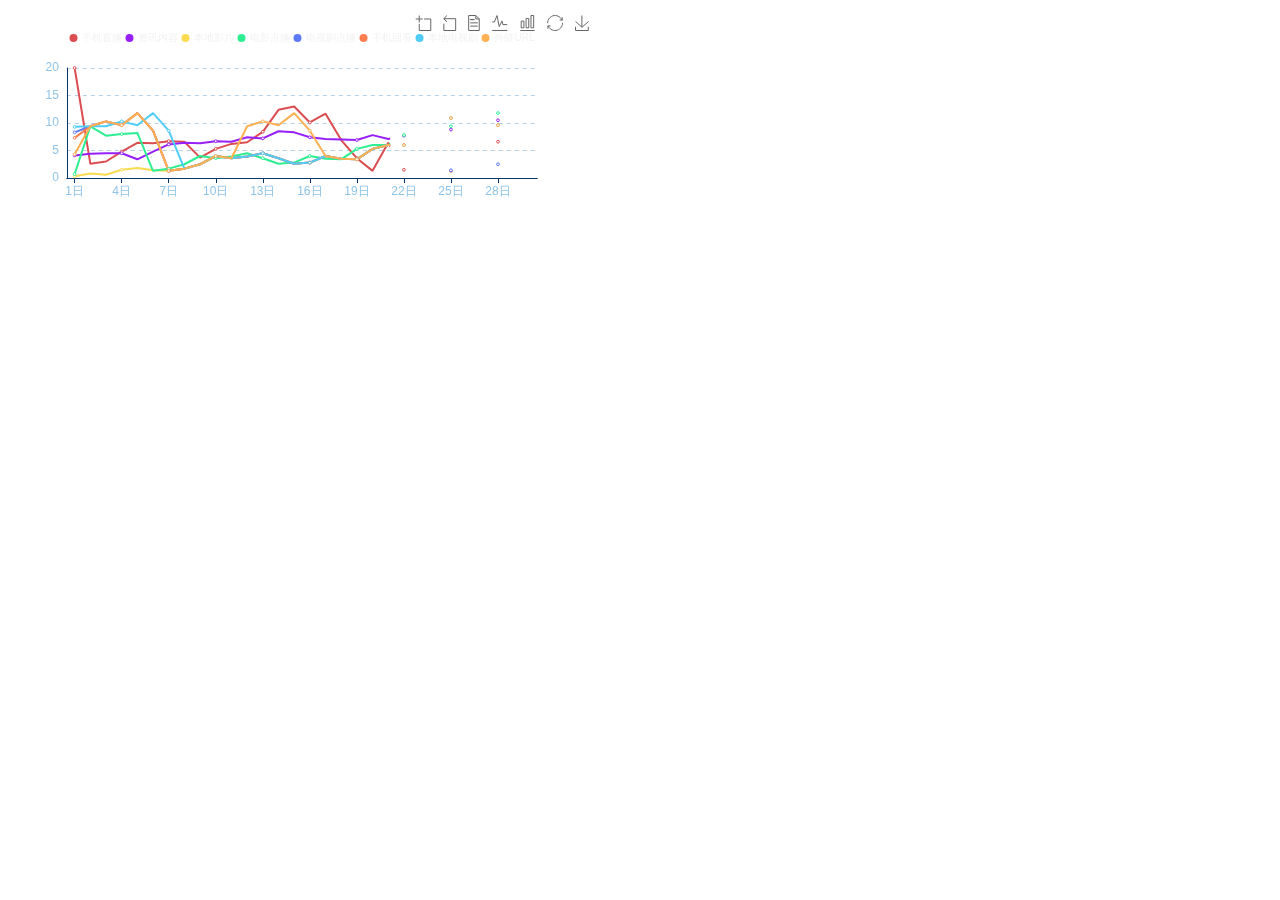
<file: mapView/line1.html>
<!DOCTYPE html>
<html lang="zh-CN">

<head>
    <meta charset="utf-8">
    <title>line</title>
    <style>
        body {
            /* background-color: rgb(31, 24, 92); */
            /* color: #05C3F9; */
        }
    </style>
</head>

<body>
    <div id="main" style="width: 588px;height:230px;"></div>
    <script src="../js/jquery.js"></script>
    <script src="../js/echarts.min.js"></script>

    <script>
        var myChart = echarts.init(document.getElementById('main'));
        // myChart.showLoading();

        option = {
            backgroundColor: "rgb(0,0,0,0)", //图层背景
            color: ['#db4d50', '#9720f9', '#f9da50', '#2eee92', '#5f7af7', '#ff7d50', '#50cdf6', '#ffb050'],
            tooltip: {
                trigger: 'axis',
                formatter: '{b}<br/>{a0}: {c0}<br />{a1}: {c1}<br />{a2}: {c2}<br />{a3}: {c3}<br />{a4}: {c4}<br />{a5}: {c5}<br />{a6}: {c6}<br />{a7}: {c7}'
            },
            legend: {
                top:20,
                itemGap: 3,
                itemWidth: 8,
                itemHeight: 8,
                icon: 'circle',
                data: ['手机直播', '资讯内容', '本地影片', '电影点播', '电视剧点播', '手机回看', '本地电视剧', '外链URL'],
                textStyle: {
                    color: "#f2f2f2",
                    fontSize: 10,
                }
            },
            toolbox: {
                show: true,
                feature: {
                    dataZoom: {},
                    dataView: {
                        readOnly: false
                    },
                    magicType: {
                        type: ['line', 'bar']
                    },
                    restore: {},
                    saveAsImage: {
                        pixelRatio: 5
                    }
                }
            },
            xAxis: [{
                type: 'category',
                // gridIndex: 0,
                // boundaryGap: true,
                data: ['1日', '2日', '3日', '4日', '5日', '6日', '7日', '8日', '9日',
                    '10日', '11日', '12日', '13日', '14日', '15日', '16日', '17日', '18日',
                    '19日', '20日', '21日', '22日', '23日', '24日', '25日', '26日', '27日',
                    '28日', '29日', '30日'
                ],
                axisTick: {
                    alignWithLabel: true
                },
                axisLine: {
                    lineStyle: {
                        color: '#04366e'
                    }
                },
                axisLabel: {
                    show: true,
                    color: '#8ec4e9',
                    fontSize: 12
                }
            }],
            yAxis: [{
                type: 'value',
                gridIndex: 0,
                min: 0,
                splitLine: {
                    show: true,
                    lineStyle: {
                        color:'rgba(2,104,178,.3)',
                        type : 'dashed'
                    }
                },
                axisTick: {
                    show: false
                },
                axisLine: {
                    lineStyle: {
                        color: '#04366e'
                    }
                },
                axisLabel: {
                    color: '#8ec4e9',
                    formatter: '{value}'
                }
            }],
            dataZoom: [{
                type: 'inside',
                show: true,
                start: 0,
                end: 100
            }],
            series: [{
                    name: '手机直播',
                    type: 'line',
                    data: [20, 2.6, 3, 4.8, 6.4, 6.3, 6.7, 6.6, 3.7, 5.3, 6.2, 6.5, 8.4, 12.4, 13, 10.1,
                        11.7, 6.9, 3.6, 1.3, 6.4, 1.5, 1.8, 1.4, 1.3, 6.3, 6.7, 6.6, 6.5
                    ],
                    // markPoint: {
                    //     label: {
                    //         show: true,
                    //         formatter: '{c}'
                    //     },
                    //     data: [{
                    //             type: 'max',
                    //             name: '最大值'
                    //         },
                    //         {
                    //             type: 'min',
                    //             name: '最小值'
                    //         },
                    //         {
                    //             coord: [41, 15],
                    //             name: '15',
                    //             value: 15
                    //         }
                    //     ]
                    // },
                },
                {
                    name: '资讯内容',
                    type: 'line',
                    data: [4.1, 4.4, 4.5, 4.5, 3.4, 4.8, 6.1, 6.4, 6.3, 6.7, 6.6, 7.4, 7.2, 8.5, 8.3, 7.4, 7.1,
                        7, 6.9, 7.8, 7.1, 7.7, 8, 8.2, 8.8, 9.5, 9.8, 10.5, 10.5, 11.7
                    ]
                },
                {
                    name: '本地影片',
                    type: 'line',
                    data: [0.3, 0.8, 0.6, 1.5, 1.8, 1.4, 1.3, 1.7, 2.5, 4, 3.6, 3.9, 4.5, 3.6, 2.6, 2.8, 4, 3.5,
                        3.4, 5.3, 6, 6, 7.8, 7.8, 10.9, 9.4, 10.3, 9.6, 11.8, 8.6
                    ]
                },
                {
                    name: '电影点播',
                    type: 'line',
                    data: [0.7, 9.4, 7.7, 8, 8.2, 1.3, 1.7, 2.5, 4, 3.6, 3.9, 4.5, 3.6, 2.6, 2.8, 4,
                        3.5, 3.4, 5.3, 6, 6, 7.8, 7.8, 10.9, 9.4, 10.3, 9.6, 11.8, 8.6
                    ]
                },
                {
                    name: '电视剧点播',
                    type: 'line',
                    data: [8.3, 9.4, 10.3, 9.6, 11.8, 8.6, 1.3, 1.7, 2.5, 4, 3.6, 3.9, 4.5, 3.6, 2.6, 2.8, 4,
                        3.5, 3.4, 5.3, 6, 6, 1.5, 1.8, 1.4, 1.3, 1.7, 2.5, 11.8, 8.6
                    ]
                },
                {
                    name: '手机回看',
                    type: 'line',
                    data: [7.3, 9.4, 10.3, 9.6, 11.8, 8.6, 1.3, 1.7, 2.5, 4, 3.6, 3.9, 4.5, 3.6, 2.6, 2.8, 4,
                        3.5, 3.4, 5.3, 6, 6, 7.8, 7.8, 10.9, 9.4, 10.3, 9.6, 11.8, 8.6
                    ]
                },
                {
                    name: '本地电视剧',
                    type: 'line',
                    data: [9.3, 9.4, 9.4, 10.3, 9.6, 11.8, 8.6, 1.7, 2.5, 4, 3.6, 3.9, 4.5, 3.6, 2.6, 2.8, 4,
                        3.5, 3.4, 5.3, 6, 6, 7.8, 7.8, 10.9, 9.4, 10.3, 9.6, 11.8, 8.6
                    ]
                },
                {
                    name: '外链URL',
                    type: 'line',
                    data: [4.3, 9.4, 10.3, 9.6, 11.8, 8.6, 1.3, 1.7, 2.5, 4, 3.6, 9.4, 10.3, 9.6, 11.8, 8.6, 4,
                        3.5, 3.4, 5.3, 6, 6, 7.8, 7.8, 10.9, 9.4, 10.3, 9.6, 11.8, 8.6
                    ]
                }
            ]
        };

        myChart.setOption(option);
    </script>


</body>

</html>
</file>
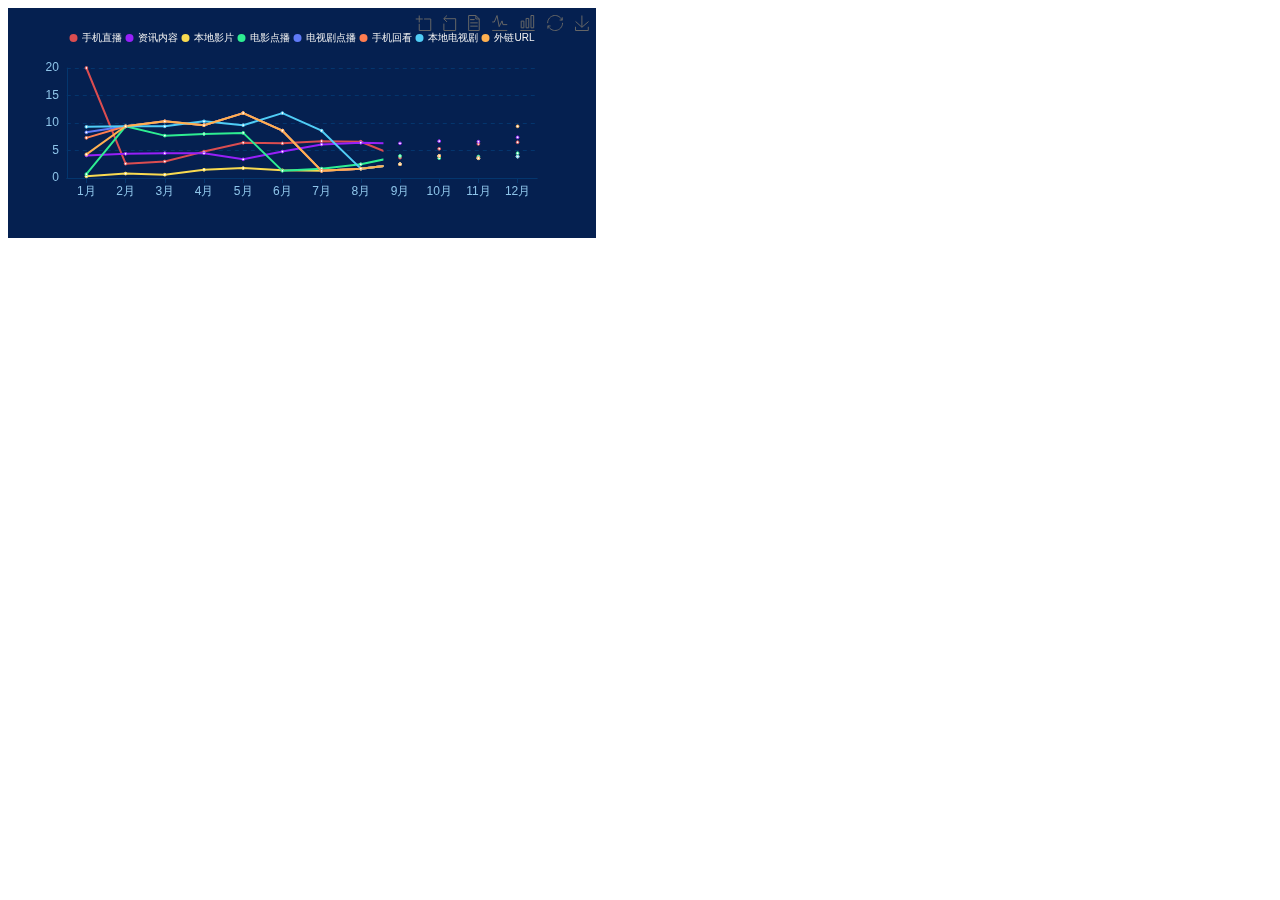
<file: mapView/line2.html>
<!DOCTYPE html>
<html lang="zh-CN">

<head>
    <meta charset="utf-8">
    <title>line</title>
    <style>
        body {
            /* background-color: rgb(31, 24, 92); */
            /* color: #05C3F9; */
        }
    </style>
</head>

<body>
    <div id="main" style="width: 588px;height:230px;"></div>
    <script src="../js/jquery.js"></script>
    <script src="../js/echarts.min.js"></script>

    <script>
        var myChart = echarts.init(document.getElementById('main'));
        // myChart.showLoading();

        option = {
            backgroundColor: "rgb(5,32,80,1)", //图层背景
            color: ['#db4d50', '#9720f9', '#f9da50', '#2eee92', '#5f7af7', '#ff7d50', '#50cdf6', '#ffb050'],
            tooltip: {
                trigger: 'axis',
                formatter: '{b}<br/>{a0}: {c0}<br />{a1}: {c1}<br />{a2}: {c2}<br />{a3}: {c3}<br />{a4}: {c4}<br />{a5}: {c5}<br />{a6}: {c6}<br />{a7}: {c7}'
            },
            legend: {
                top:20,
                itemGap: 3,
                itemWidth: 8,
                itemHeight: 8,
                icon: 'circle',
                data: ['手机直播', '资讯内容', '本地影片', '电影点播', '电视剧点播', '手机回看', '本地电视剧', '外链URL'],
                textStyle: {
                    color: "#f2f2f2",
                    fontSize: 10,
                }
            },
            toolbox: {
                show: true,
                feature: {
                    dataZoom: {},
                    dataView: {
                        readOnly: false
                    },
                    magicType: {
                        type: ['line', 'bar']
                    },
                    restore: {},
                    saveAsImage: {
                        pixelRatio: 5
                    }
                }
            },
            xAxis: [{
                type: 'category',
                // gridIndex: 0,
                // boundaryGap: true,
                data: ['1月', '2月', '3月', '4月', '5月', '6月', '7月', '8月', '9月',
                    '10月', '11月', '12月'
                ],
                axisTick: {
                    alignWithLabel: true
                },
                axisLine: {
                    lineStyle: {
                        color: '#04366e'
                    }
                },
                axisLabel: {
                    show: true,
                    color: '#8ec4e9',
                    fontSize: 12
                }
            }],
            yAxis: [{
                type: 'value',
                gridIndex: 0,
                min: 0,
                splitLine: {
                    show: true,
                    lineStyle: {
                        color:'rgba(2,104,178,.3)',
                        type : 'dashed'
                    }
                },
                axisTick: {
                    show: false
                },
                axisLine: {
                    lineStyle: {
                        color: '#04366e'
                    }
                },
                axisLabel: {
                    color: '#8ec4e9',
                    formatter: '{value}'
                }
            }],
            dataZoom: [{
                type: 'inside',
                show: true,
                start: 0,
                end: 100
            }],
            series: [{
                    name: '手机直播',
                    type: 'line',
                    data: [20, 2.6, 3, 4.8, 6.4, 6.3, 6.7, 6.6, 3.7, 5.3, 6.2, 6.5, 8.4, 12.4, 13, 10.1,
                        11.7, 6.9, 3.6, 1.3, 6.4, 1.5, 1.8, 1.4, 1.3, 6.3, 6.7, 6.6, 6.5
                    ],
                    // markPoint: {
                    //     label: {
                    //         show: true,
                    //         formatter: '{c}'
                    //     },
                    //     data: [{
                    //             type: 'max',
                    //             name: '最大值'
                    //         },
                    //         {
                    //             type: 'min',
                    //             name: '最小值'
                    //         },
                    //         {
                    //             coord: [41, 15],
                    //             name: '15',
                    //             value: 15
                    //         }
                    //     ]
                    // },
                },
                {
                    name: '资讯内容',
                    type: 'line',
                    data: [4.1, 4.4, 4.5, 4.5, 3.4, 4.8, 6.1, 6.4, 6.3, 6.7, 6.6, 7.4, 7.2, 8.5, 8.3, 7.4, 7.1,
                        7, 6.9, 7.8, 7.1, 7.7, 8, 8.2, 8.8, 9.5, 9.8, 10.5, 10.5, 11.7
                    ]
                },
                {
                    name: '本地影片',
                    type: 'line',
                    data: [0.3, 0.8, 0.6, 1.5, 1.8, 1.4, 1.3, 1.7, 2.5, 4, 3.6, 3.9, 4.5, 3.6, 2.6, 2.8, 4, 3.5,
                        3.4, 5.3, 6, 6, 7.8, 7.8, 10.9, 9.4, 10.3, 9.6, 11.8, 8.6
                    ]
                },
                {
                    name: '电影点播',
                    type: 'line',
                    data: [0.7, 9.4, 7.7, 8, 8.2, 1.3, 1.7, 2.5, 4, 3.6, 3.9, 4.5, 3.6, 2.6, 2.8, 4,
                        3.5, 3.4, 5.3, 6, 6, 7.8, 7.8, 10.9, 9.4, 10.3, 9.6, 11.8, 8.6
                    ]
                },
                {
                    name: '电视剧点播',
                    type: 'line',
                    data: [8.3, 9.4, 10.3, 9.6, 11.8, 8.6, 1.3, 1.7, 2.5, 4, 3.6, 3.9, 4.5, 3.6, 2.6, 2.8, 4,
                        3.5, 3.4, 5.3, 6, 6, 1.5, 1.8, 1.4, 1.3, 1.7, 2.5, 11.8, 8.6
                    ]
                },
                {
                    name: '手机回看',
                    type: 'line',
                    data: [7.3, 9.4, 10.3, 9.6, 11.8, 8.6, 1.3, 1.7, 2.5, 4, 3.6, 3.9, 4.5, 3.6, 2.6, 2.8, 4,
                        3.5, 3.4, 5.3, 6, 6, 7.8, 7.8, 10.9, 9.4, 10.3, 9.6, 11.8, 8.6
                    ]
                },
                {
                    name: '本地电视剧',
                    type: 'line',
                    data: [9.3, 9.4, 9.4, 10.3, 9.6, 11.8, 8.6, 1.7, 2.5, 4, 3.6, 3.9, 4.5, 3.6, 2.6, 2.8, 4,
                        3.5, 3.4, 5.3, 6, 6, 7.8, 7.8, 10.9, 9.4, 10.3, 9.6, 11.8, 8.6
                    ]
                },
                {
                    name: '外链URL',
                    type: 'line',
                    data: [4.3, 9.4, 10.3, 9.6, 11.8, 8.6, 1.3, 1.7, 2.5, 4, 3.6, 9.4, 10.3, 9.6, 11.8, 8.6, 4,
                        3.5, 3.4, 5.3, 6, 6, 7.8, 7.8, 10.9, 9.4, 10.3, 9.6, 11.8, 8.6
                    ]
                }
            ]
        };

        myChart.setOption(option);
    </script>


</body>

</html>
</file>
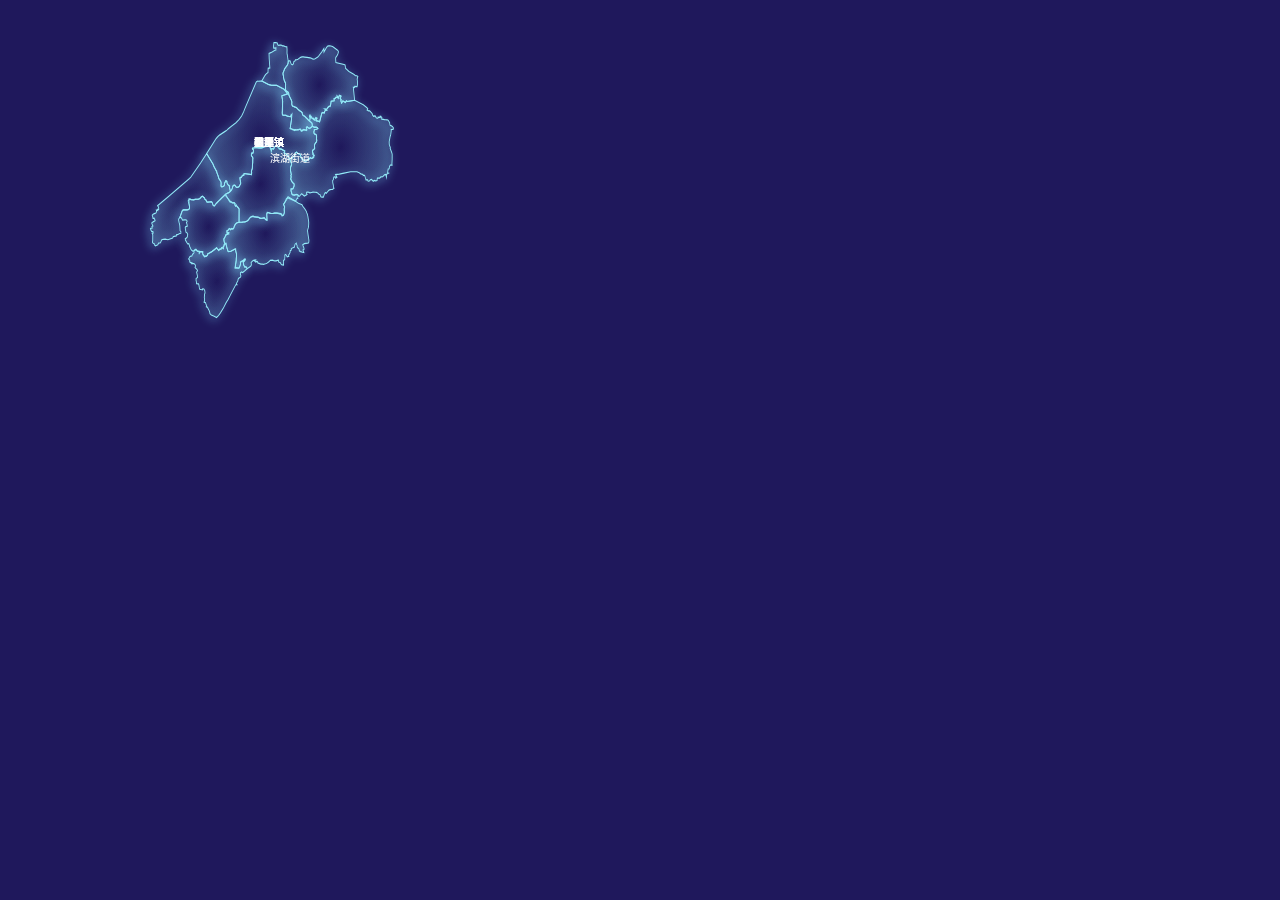
<file: mapView/map.html>
<!DOCTYPE html>
<html lang="zh-CN">

<head>
    <meta charset="utf-8">
    <title>index</title>
    <style>
        body {
            background-color: rgb(31, 24, 92);
            color: #05C3F9;
        }
    </style>
</head>

<body>
    <div id="main" style="width: 528px;height:344px;"></div>
    <script src="../js/jquery.js"></script>
    <script src="../js/echarts.min.js"></script>

    <script>
        var myChart = echarts.init(document.getElementById('main'));
        myChart.showLoading();

        var data = [{
                name: '滨湖街道',
                value: 135
            },
            {
                name: '黎里镇',
                value: 456
            },
            {
                name: '七都镇',
                value: 146
            },
            {
                name: '平望镇',
                value: 12
            },
            {
                name: '盛泽镇',
                value: 33
            },
            {
                name: '松陵镇',
                value: 3454
            },
            {
                name: '桃源镇',
                value: 666
            },
            {
                name: '同里镇',
                value: 5587
            },
            {
                name: '震泽镇',
                value: 698
            }

        ];
        var geoCoordMap = {
            '滨湖街道': [120.89, 28.48],
            '黎里镇': [120.28, 29.09],
            '平望镇': [120.93, 27.41],
            '七都镇': [120.97, 29.51],
            '盛泽镇': [120.81, 27.72],
            '松陵镇': [120.12, 28.10],
            '桃源镇': [120.04, 25.67],
            '同里镇': [120.05, 26.88],
            '震泽镇': [120.41, 28.03]
        };
        var convertData = function (data) {
            var res = [];
            for (var i = 0; i < data.length; i++) {
                var geoCoord = geoCoordMap[data[i].name];
                if (geoCoord) {
                    res.push({
                        name: data[i].name,
                        value: geoCoord.concat(data[i].value)
                    });
                }
            }
            return res;
        };

        var option = {
            title: {
                // text: '吴江',
                // subtext: '数据',
                // left: 'center',
                // textStyle: {
                //     color: '#blue'
                // }
            },
            tooltip: {
                trigger: 'item',
                formatter: '{b}<br/>{c}(地理位置)'
            },
            geo: {
                label: {
                    emphasis: {
                        show: false
                    }
                },
                roam: true,
                itemStyle: {
                    normal: {
                        areaColor: '#323c48',
                        borderColor: '#111'
                    },
                    emphasis: {
                        areaColor: '#2a333d'
                    }
                }
            },

            series: [{
                    name: '吴江',
                    type: 'map',
                    map: 'WJ', // 自定义扩展图表类型 
                    symbolSize: function (val) {
                        return val[2] / 10;
                    },
                    itemStyle: {
                        normal: {
                            label: {
                                show: true,
                                color: '#fff',
                                fontSize: 10,
                            },
                            borderColor: 'rgba(147, 235, 248, 1)',
                            borderWidth: 1,
                            areaColor: {
                                type: 'radial',
                                x: 0.5,
                                y: 0.5,
                                r: 0.8,
                                colorStops: [{
                                        offset: 0,
                                        color: 'rgba(147, 235, 248, 0)' // 0% 处的颜色 
                                    },
                                    {
                                        offset: 1,
                                        color: 'rgba(147, 235, 248, .2)' // 100% 处的颜色 
                                    }
                                ],
                                globalCoord: false // 缺省为 false 
                            },
                            shadowColor: 'rgba(128, 217, 248, 1)',
                            //shadowColor: 'rgba(255, 255, 255, 1)', 
                            shadowOffsetX: -2,
                            shadowOffsetY: 2,
                            shadowBlur: 10
                        },
                        emphasis: {
                            label: {
                                show: true,
                                color: '#fff'
                            },
                            areaColor: '#389BB7',
                            borderWidth: 0
                        }
                    },
                    data: convertData(data),
                    // 自定义名称映射 
                    nameMap: {
                        'binhujiedao': '滨湖街道',
                        'lili': '黎里镇',
                        'pingwang': '平望镇',
                        'qidu': '七都镇',
                        'shengze': '盛泽镇',
                        'songling': '松陵镇',
                        'taoyuan': '桃源镇',
                        'tongli': '同里镇',
                        'zhenze': '震泽镇',
                    }
                },
                {
                    name: '菜市场',
                    type: 'effectScatter',
                    coordinateSystem: 'WJ',
                    data: convertData(data.sort(function (a, b) {
                        return b.value - a.value;
                    }).slice(0, 3)),
                    symbolSize: function (val) {
                        return val[2] / 10;
                    },
                    showEffectOn: 'render',
                    rippleEffect: {
                        brushType: 'stroke'
                    },
                    hoverAnimation: true,
                    label: {
                        normal: {
                            formatter: '{b}',
                            position: 'right',
                            show: true
                        }
                    },
                    itemStyle: {
                        normal: {
                            color: '#f4e925',
                            shadowBlur: 10,
                            shadowColor: '#333'
                        }
                    },
                    zlevel: 1
                }
            ]
        };

        $.get('./json/all.json', function (geoJson) {
            myChart.hideLoading();
            echarts.registerMap('WJ', geoJson);
            myChart.setOption(option);
        });
    </script>


</body>

</html>
</file>
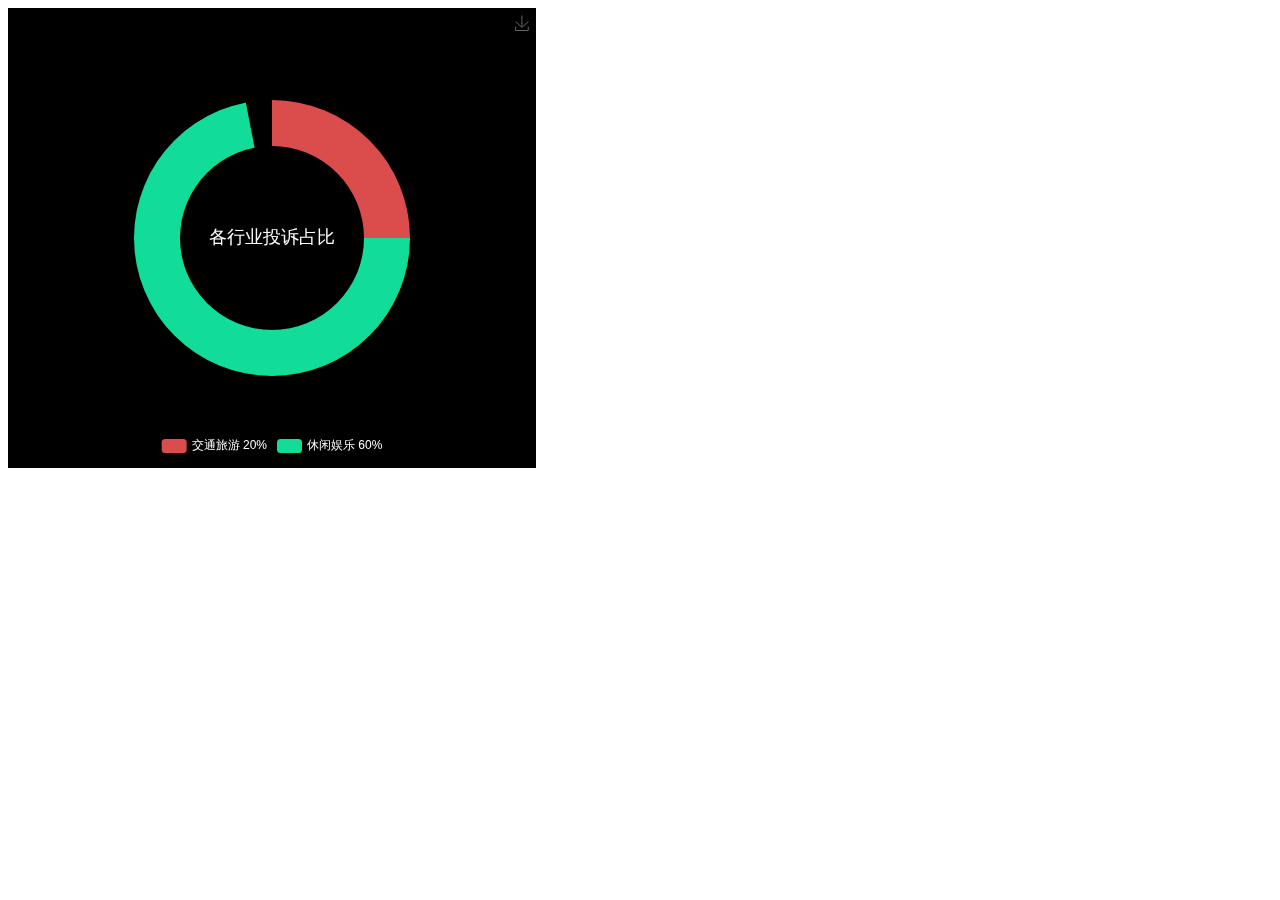
<file: mapView/pie.html>
<!DOCTYPE html>
<html lang="zh-CN">

<head>
    <meta charset="utf-8">
    <title>index</title>
</head>

<body>
    <div id="main" style="width: 528px;height:460px;"></div>
    <script src="../js/jquery.js"></script>
    <script src="../js/echarts.min.js"></script>

    <script>
        var myChart = echarts.init(document.getElementById('main'));
        var data = [{
                name: '交通旅游',
                value: '20'
            },
            {
                name: '休闲娱乐',
                value: '60'
            }
        ];
        var data_name = [];
        for (var n in data) {
            data[n]['name'] = data[n]['name'] + ' ' + data[n]['value'] + '%';
            data_name.push(data[n]['name'])
        }
        var option = {
            color: ['#db4d4c', '#12dc9a'],
            tooltip: {
                trigger: 'item',
                backgroundColor: 'rgba(255,255,255,0.8)',
                extraCssText: 'box-shadow: 0 0 8px rgba(0, 0, 0, 0.3);',
                textStyle: {
                    color: '#666',
                },
                formatter: '{a} <br/>{b}: {c} ({d}%)'
            },
            toolbox: {
                feature: {
                    saveAsImage: {
                        show: true
                    }
                }
            },
            title: {
                text: '各行业投诉占比',
                //subtext: '2017年10月',
                x: 'center',
                y: 'center',
                textStyle: {
                    fontWeight: 'normal',
                    //fontSize: 16
                    color: '#fff'
                }
            },
            backgroundColor: '#000',
            legend: {
                orient: 'horizontal',
                //right: 50,
                //top: 'center',
                bottom: 10,
                data: data_name,
                textStyle: {
                    color: "#fff",
                    //fontWeight: 'bold'
                },
                // data:['交通旅游','休闲娱乐','医疗健康','教育培训','农资绿植','生活服务','图书音像','其他','箱包皮具','汽车用品','医药保健','珠宝礼品','虚拟商品','运动户外','个护化妆','母婴','餐饮美食','电脑办公','家用电器','手机数码','食品酒水','家居家装','服装服饰']
            },
            series: [{
                name: '零售量',
                type: 'pie',
                radius: ['40%', '60%'],
                avoidLabelOverlap: true,
                data: data,
                itemStyle: {
                    normal: {
                        // borderColor: '#FFFFFF',//描边色
                        borderWidth: 3
                    }
                },
                label: {
                    normal: {
                        show: false,
                        //formatter: '{b}\n{d}%',
                        textStyle: {
                            color: '#fff'
                        },
                    },
                    emphasis: {
                        show: true,
                        textStyle: {
                            //fontSize: '16',
                        },
                    }
                },
                labelLine: {
                    normal: {
                        show: true
                    }
                },

            }]
        };

        myChart.setOption(option);
    </script>

</body>

</html>
</file>
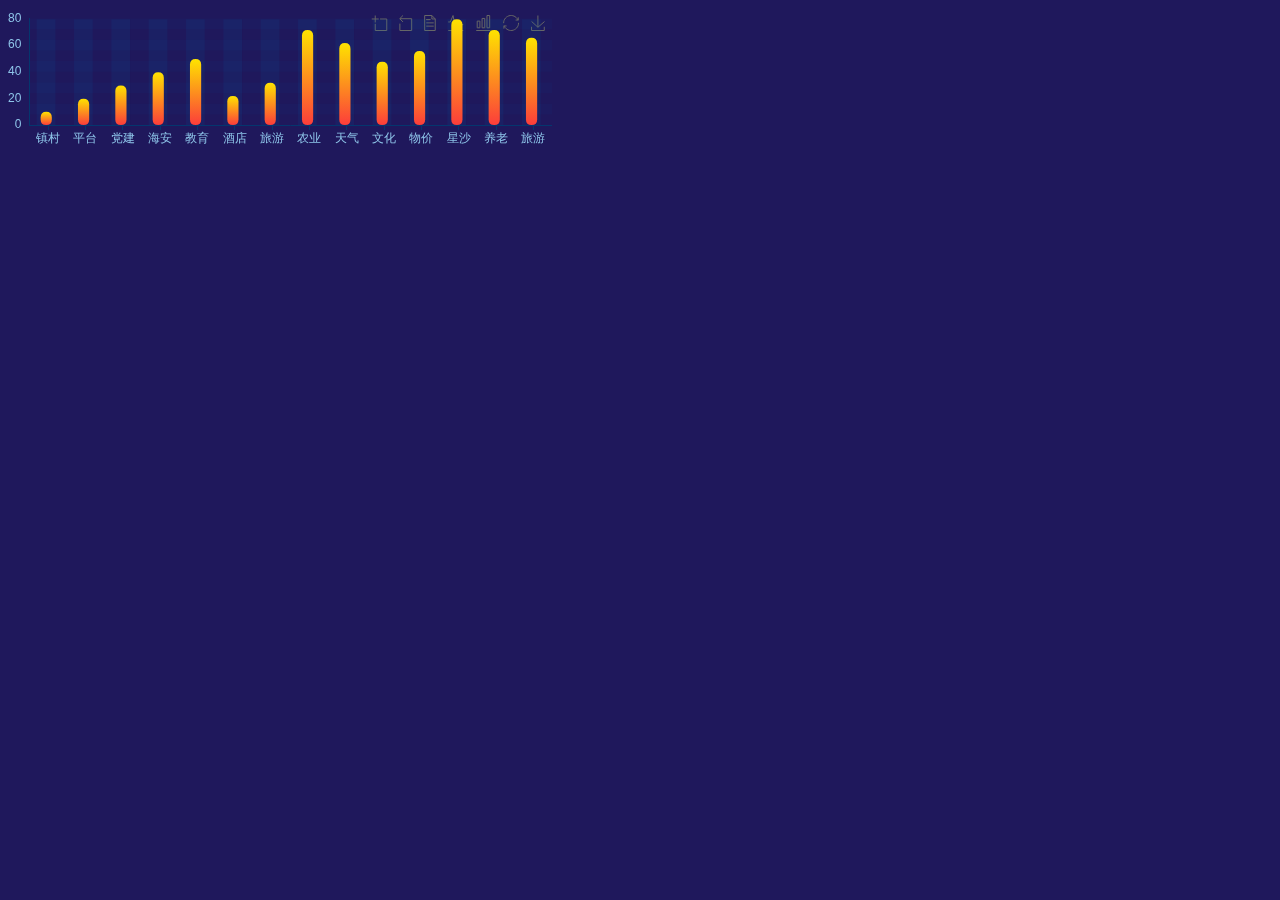
<file: mapView/radioBar1.html>
<!DOCTYPE html>
<html lang="zh-CN">

<head>
    <meta charset="utf-8">
    <title>radioBar</title>
    <style>
        body {
            background-color: rgb(31, 24, 92);
            /* color: #05C3F9; */
        }
    </style>
</head>

<body>
    <div id="main" style="width: 544px;height:149px;"></div>
    <script src="../js/jquery.js"></script>
    <script src="../js/echarts.min.js"></script>

    <script>
        var myChart = echarts.init(document.getElementById('main'));
        // myChart.showLoading();

        var data = [{
                "name": "镇村",
                "value": 10
            }, {
                "name": "平台",
                "value": 20
            }, {
                "name": "党建",
                "value": 30
            }, {
                "name": "海安",
                "value": 40
            }, {
                "name": "教育",
                "value": 50
            }, {
                "name": "酒店",
                "value": 22
            }, {
                "name": "旅游",
                "value": 32
            },
            {
                "name": "农业",
                "value": 72
            },
            {
                "name": "天气",
                "value": 62
            },
            {
                "name": "文化",
                "value": 48
            },
            {
                "name": "物价",
                "value": 56
            },
            {
                "name": "星沙",
                "value": 80
            },
            {
                "name": "养老",
                "value": 72
            },
            {
                "name": "旅游",
                "value": 66
            }
        ];
        var xData = [],
            yData = [];
        var min = 0;
        data.map(function (a, b) {
            xData.push(a.name);
            if (a.value === 0) {
                yData.push(a.value + min);
            } else {
                yData.push(a.value);
            }
        });
        option = {
            backgroundColor: "rgba(0,0,0,0)", //图层背景
            color: ['#3398DB'],
            tooltip: {
                trigger: 'axis',
                axisPointer: {
                    type: 'line',
                    lineStyle: {
                        opacity: 0
                    }
                },
                formatter: function (prams) {
                    if (prams[0].data === min) {
                        return "日发布"
                    } else {
                        return "日发布：" + prams[0].data
                    }
                }
            },
            toolbox: {
                show: true,
                feature: {
                    dataZoom: {},
                    dataView: {
                        readOnly: false
                    },
                    magicType: {
                        type: ['line', 'bar']
                    },
                    restore: {},
                    saveAsImage: {
                        pixelRatio: 5
                    }
                }
            },
            legend: {
                // data: ['直接访问', '背景'],
                show: false
            },
            grid: {
                left: '0%',
                right: '0%',
                bottom: '5%',
                top: '7%',
                height: '85%',
                containLabel: true,
                z: 22
            },
            xAxis: [{
                type: 'category',
                gridIndex: 0,
                data: xData,
                axisTick: {
                    alignWithLabel: true
                },
                axisLine: {
                    lineStyle: {
                        color: '#04366e'
                    }
                },
                axisLabel: {
                    show: true,
                    color: '#8ec4e9',
                    fontSize: 12
                }
            }],
            yAxis: [{
                    type: 'value',
                    gridIndex: 0,
                    splitLine: {
                        show: false
                    },
                    axisTick: {
                        show: false
                    },
                    min: min,
                    max: 80,
                    axisLine: {
                        lineStyle: {
                            color: '#04366e'
                        }
                    },
                    axisLabel: {
                        color: '#8ec4e9',
                        formatter: '{value}'
                    }
                },
                {
                    type: 'value',
                    gridIndex: 0,
                    min: min,
                    max: 100,
                    splitNumber: 14,
                    splitLine: {
                        show: false
                    },
                    axisLine: {
                        show: false
                    },
                    axisTick: {
                        show: false
                    },
                    axisLabel: {
                        show: false
                    },
                    splitArea: {
                        show: true,
                        areaStyle: {
                            color: ['rgba(250,250,250,0.0)', 'rgba(2,104,178,0.05)']
                        }
                    }
                }
            ],
            series: [{
                    name: '日排行',
                    type: 'bar',
                    barWidth: '30%',
                    xAxisIndex: 0,
                    yAxisIndex: 0,
                    itemStyle: {
                        normal: {
                            barBorderRadius: 30,
                            color: new echarts.graphic.LinearGradient(
                                0, 0, 0, 1, [{
                                        offset: 0,
                                        color: '#fee300'
                                    },
                                    {
                                        offset: 1,
                                        color: '#fc3d3b'
                                    }
                                ]
                            )
                        }
                    },
                    data: yData,
                    zlevel: 11
                },
                {
                    name: '背景',
                    type: 'bar',
                    barWidth: '50%',
                    xAxisIndex: 0,
                    yAxisIndex: 1,
                    barGap: '-135%',
                    data: [100, 100, 100, 100, 100, 100, 100, 100, 100, 100, 100, 100, 100, 100, 100, 100],
                    itemStyle: {
                        normal: {
                            color: 'rgba(2,104,178,0.1)'
                        }
                    },
                    zlevel: 9
                },

            ]
        };

        myChart.setOption(option);
    </script>


</body>

</html>
</file>
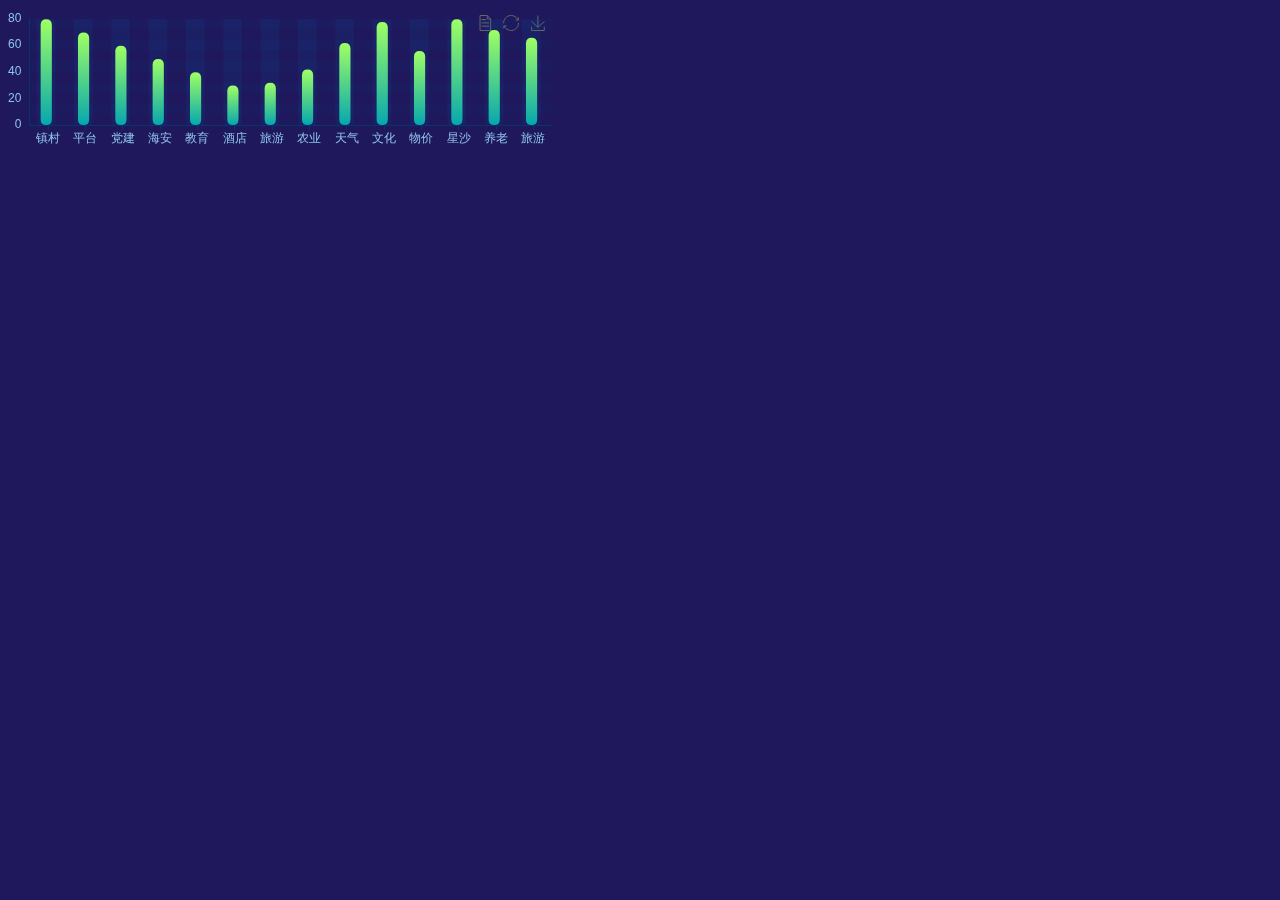
<file: mapView/radioBar2.html>
<!DOCTYPE html>
<html lang="zh-CN">

<head>
    <meta charset="utf-8">
    <title>radioBar</title>
    <style>
        body {
            background-color: rgb(31, 24, 92);
            /* color: #05C3F9; */
        }
    </style>
</head>

<body>
    <div id="main" style="width: 544px;height:149px;"></div>
    <script src="../js/jquery.js"></script>
    <script src="../js/echarts.min.js"></script>

    <script>
        var myChart = echarts.init(document.getElementById('main'));
        // myChart.showLoading();

        var data = [{
                "name": "镇村",
                "value": 80
            }, {
                "name": "平台",
                "value": 70
            }, {
                "name": "党建",
                "value": 60
            }, {
                "name": "海安",
                "value": 50
            }, {
                "name": "教育",
                "value": 40
            }, {
                "name": "酒店",
                "value": 30
            }, {
                "name": "旅游",
                "value": 32
            },
            {
                "name": "农业",
                "value": 42
            },
            {
                "name": "天气",
                "value": 62
            },
            {
                "name": "文化",
                "value": 78
            },
            {
                "name": "物价",
                "value": 56
            },
            {
                "name": "星沙",
                "value": 80
            },
            {
                "name": "养老",
                "value": 72
            },
            {
                "name": "旅游",
                "value": 66
            }
        ];
        var xData = [],
            yData = [];
        var min = 0;
        data.map(function (a, b) {
            xData.push(a.name);
            if (a.value === 0) {
                yData.push(a.value + min);
            } else {
                yData.push(a.value);
            }
        });
        option = {
            backgroundColor: "rgba(0,0,0,0)", //图层背景
            color: ['#3398DB'],
            tooltip: {
                trigger: 'axis',
                axisPointer: {
                    type: 'line',
                    lineStyle: {
                        opacity: 0
                    }
                },
                formatter: function (prams) {
                    if (prams[0].data === min) {
                        return "日发布"
                    } else {
                        return "日发布：" + prams[0].data
                    }
                }
            },
            toolbox: {
                feature: {
                    dataView: {
                        show: true,
                        readOnly: false
                    },
                    restore: {
                        show: true
                    },
                    saveAsImage: {
                        show: true
                    }
                }
            },
            legend: {
                data: ['直接访问', '背景'],
                show: false
            },
            grid: {
                left: '0%',
                right: '0%',
                bottom: '5%',
                top: '7%',
                height: '85%',
                containLabel: true,
                z: 22
            },
            xAxis: [{
                type: 'category',
                gridIndex: 0,
                data: xData,
                axisTick: {
                    alignWithLabel: true
                },
                axisLine: {
                    lineStyle: {
                        color: '#04366e'
                    }
                },
                axisLabel: {
                    show: true,
                    color: '#8ec4e9',
                    fontSize: 12
                }
            }],
            yAxis: [{
                    type: 'value',
                    gridIndex: 0,
                    splitLine: {
                        show: false
                    },
                    axisTick: {
                        show: false
                    },
                    min: min,
                    max: 80,
                    axisLine: {
                        lineStyle: {
                            color: '#04366e'
                        }
                    },
                    axisLabel: {
                        color: '#8ec4e9',
                        formatter: '{value}'
                    }
                },
                {
                    type: 'value',
                    gridIndex: 0,
                    min: min,
                    max: 100,
                    splitNumber: 14,
                    splitLine: {
                        show: false
                    },
                    axisLine: {
                        show: false
                    },
                    axisTick: {
                        show: false
                    },
                    axisLabel: {
                        show: false
                    },
                    splitArea: {
                        show: true,
                        areaStyle: {
                            color: ['rgba(250,250,250,0.0)', 'rgba(2,104,178,0.05)']
                        }
                    }
                }
            ],
            series: [{
                    name: '日排行',
                    type: 'bar',
                    barWidth: '30%',
                    xAxisIndex: 0,
                    yAxisIndex: 0,
                    itemStyle: {
                        normal: {
                            barBorderRadius: 30,
                            color: new echarts.graphic.LinearGradient(
                                0, 0, 0, 1, [{
                                        offset: 0,
                                        color: '#9fff64'
                                    },
                                    {
                                        offset: 1,
                                        color: '#06a7ae'
                                    }
                                ]
                            )
                        }
                    },
                    data: yData,
                    zlevel: 11
                },
                {
                    name: '背景',
                    type: 'bar',
                    barWidth: '50%',
                    xAxisIndex: 0,
                    yAxisIndex: 1,
                    barGap: '-135%',
                    data: [100, 100, 100, 100, 100, 100, 100, 100, 100, 100, 100, 100, 100, 100, 100, 100],
                    itemStyle: {
                        normal: {
                            color: 'rgba(2,104,178,0.1)'
                        }
                    },
                    zlevel: 9
                },

            ]
        };

        myChart.setOption(option);
    </script>


</body>

</html>
</file>
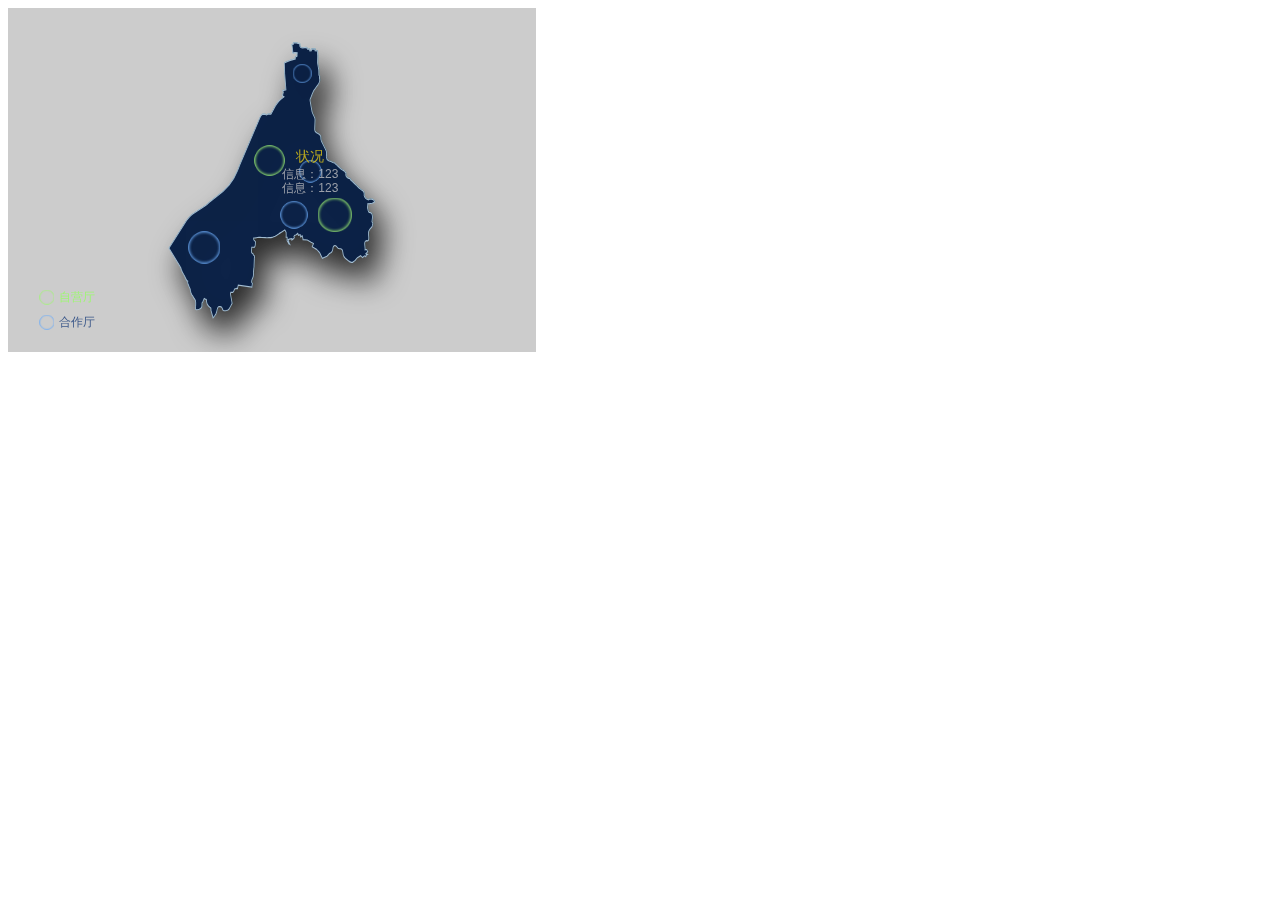
<file: mapView/test.html>
<!DOCTYPE html>
<html lang="zh-CN">

<head>
    <meta charset="utf-8">
    <title>index</title>
    <style>
    </style>
</head>

<body>
    <div id="main" style="width: 528px;height:344px;"></div>
    <script src="../js/jquery.js"></script>
    <script src="../js/echarts.min.js"></script>

    <script>
        var myChart = echarts.init(document.getElementById('main'));
        myChart.showLoading();
        var uploadedDataURL = "./json/taihuxincheng.json";
        // 系列对应的图标
        var paoGreen = "./img/map_pao1.png";
        var paoBlue = "./img/map_pao2.png";
        // 地图填充背景，不能直接用路径
        var mapBg = document.createElement("img");
        mapBg.src = "./img/bg-color.png";

        $.getJSON(uploadedDataURL, function (geoJson) {
            echarts.registerMap('test', geoJson);
            myChart.hideLoading();
            var option = {
                backgroundColor:'#ccc',
                geo: {
                    map: 'test',
                    roam: false,
                    center: [120.603, 31.102], //设置地图中心
                    label: {
                        emphasis: {
                            show: false
                        }
                    },
                    itemStyle: {
                        normal: {
                            color: {
                                image: mapBg, // 地图填充背景图（HtmlDomElement）
                                repeat: 'repeat'
                            },
                            borderColor: '#a2bcd1',
                            borderWidth: 1,
                            shadowBlur: 30,
                            shadowColor: 'rgba(0,0,0, 0.8)',
                            shadowOffsetY: 20,
                            shadowOffsetX: 10
                        },
                        emphasis: {
                            color: {
                                image: mapBg,
                                repeat: 'repeat'
                            },
                            borderColor: '#a2bcd1',
                            borderWidth: 1,
                            shadowBlur: 30,
                            shadowColor: 'rgba(0,0,0, 0.8)',
                            shadowOffsetY: 20,
                            shadowOffsetX: 10
                        }
                    },
                    // 不响应鼠标操作
                    silent: true
                },
                //鼠标悬停提示信息
                tooltip: {
                    formatter: function (params) {
                        return params.seriesName + ":" + params.data.value[2];
                    }
                },
                //下方提示图例
                legend: {
                    show: true,
                    orient: 'vertical',
                    left: '5%',
                    bottom: '5%',
                    data: ['自营厅', "合作厅"],
                    selectedMode: 'multiple',
                    inactiveColor: '#aaa',
                    textStyle: {
                        color: 'blue'
                    },
                    itemWidth: 15,
                    itemHeight: 15,
                    data: [{
                        name: "自营厅",
                        textStyle: {
                            color: '#9ff575'
                        }
                    }, {
                        name: "合作厅",
                        textStyle: {
                            color: '#3e5a8b'
                        }
                    }]
                },
                //系列列表 每个系列通过 type 决定自己的图表类型
                series: [
                    //设置背景地图
                    {
                        name: 'test',
                        type: 'map',
                        mapType: 'test',
                        showLegendSymbol: false,
                        itemStyle: {
                            normal: {
                                borderColor: '#389BB7',
                                areaColor: '#000',
                            },
                            emphasis: {
                                borderColor: '#389BB7',
                                areaColor: '#000',
                            }
                        },
                        tooltip: {
                            show: false
                        },
                        animation: false,
                        zlevel: -1,
                        // 不响应鼠标操作
                        silent: true
                    },
                    //设置第一个系列
                    {
                        name: '自营厅',
                        type: 'scatter',
                        coordinateSystem: 'geo',
                        data: [{
                                value: [120.60, 31.12, 160]
                            },
                            {
                                value: [120.68, 31.07, 150]
                            },
                            {
                                value: [120.56, 31.08, 150, "状况", 1]
                            }
                        ],
                        symbol: 'image://' + paoGreen,
                        symbolSize: function (val) {
                            return val[2] / 5
                        },
                        zlevel: 1
                    },
                    //设置第二个系列
                    {
                        name: '合作厅',
                        type: 'scatter',
                        coordinateSystem: 'geo',
                        data: [{
                                value: [120.52, 31.04, 140]
                            },
                            {
                                value: [120.64, 31.20, 100]
                            },
                            {
                                value: [120.63, 31.07, 120]
                            }
                        ],
                        symbol: 'image://' + paoBlue,
                        symbolSize: function (val) {
                            return val[2] / 6
                        },
                        zlevel: 1
                    },
                    // 设置不动的点
                    {
                        name: '合作厅',
                        type: 'scatter',
                        coordinateSystem: 'geo',
                        data: [{
                            value: [120.65, 31.11, 80, "状况", 2]
                        }],
                        symbol: 'image://' + paoBlue,
                        symbolSize: function (val) {
                            return val[2] / 5
                        },
                        label: {
                            normal: {
                                fontSize: 12,
                                color: '#fff',
                                show: true,
                                position: ['50%', '50%'],
                                formatter: function (params) {
                                    return [
                                        '{a|' + params.data.value[3] + '}',
                                        '{b|信息：' + '123' + '}',
                                        '{b|信息：' + '123' + '}'
                                    ].join("\n");
                                },
                                lineHeight: 20,
                                align: 'center',
                                verticalAlign: 'middle',
                                rich: {
                                    a: {
                                        fontSize: 14,
                                        lineHeight: 20,
                                        color: '#dec615'
                                    },
                                    b: {
                                        lineHeight: 14,
                                        color: '#bfbfc2'
                                    }
                                }
                            }
                        },
                        zlevel: 1
                    }
                ]
            }

            myChart.setOption(option);

            //气泡闪烁
            function bubbleBlur(speed) {
                console.log("必须设置option后再调用")
                var min = 0.5;
                var symbolSize = 3; //圆的缩放比例
                var _speed = 0.01 * (_speed || 1);
                var _scale = 1;

                setInterval(function () {
                    var a = 1;
                    var parsent = 0;
                    // 缩放比例为1-min,到最小时，会增大。
                    _scale >= 1 || _scale <= min ? _speed = -_speed : 0;
                    _scale += _speed;

                    // 根据系列的格式动态添加变化。
                    var length = myChart.getOption().series.length;
                    var series = [{}]; // series的第一个对象为底层地图,不要更改

                    function getSymbolSize(val) {
                        if (a % 2 === 0) {
                            parsent = _scale
                        } else {
                            parsent = (1 - _scale) + min
                        }
                        a++;

                        // val[4]值为1是，为系列1选中状态
                        if (val[4] && +val[4] === 1) {
                            return 0;

                            // val[4]值为2是，为系列2选中状态
                        } else if (val[4] && +val[4] === 2) {
                            return val[2] / 10 * symbolSize;

                            // 都不是就闪烁
                        } else {
                            return val[2] / 10 * symbolSize * parsent;
                        };
                    };

                    for (var i = 1; i < length; i++) {
                        series.push({
                            symbolSize: getSymbolSize
                        })
                    }
                    myChart.setOption({
                        series: series
                    });
                }, 30);
            }
            bubbleBlur();
            // return {
            //     map: myChart,
            //     bubbleBlur: bubbleBlur
            // };

        });
    </script>
</body>

</html>
</file>
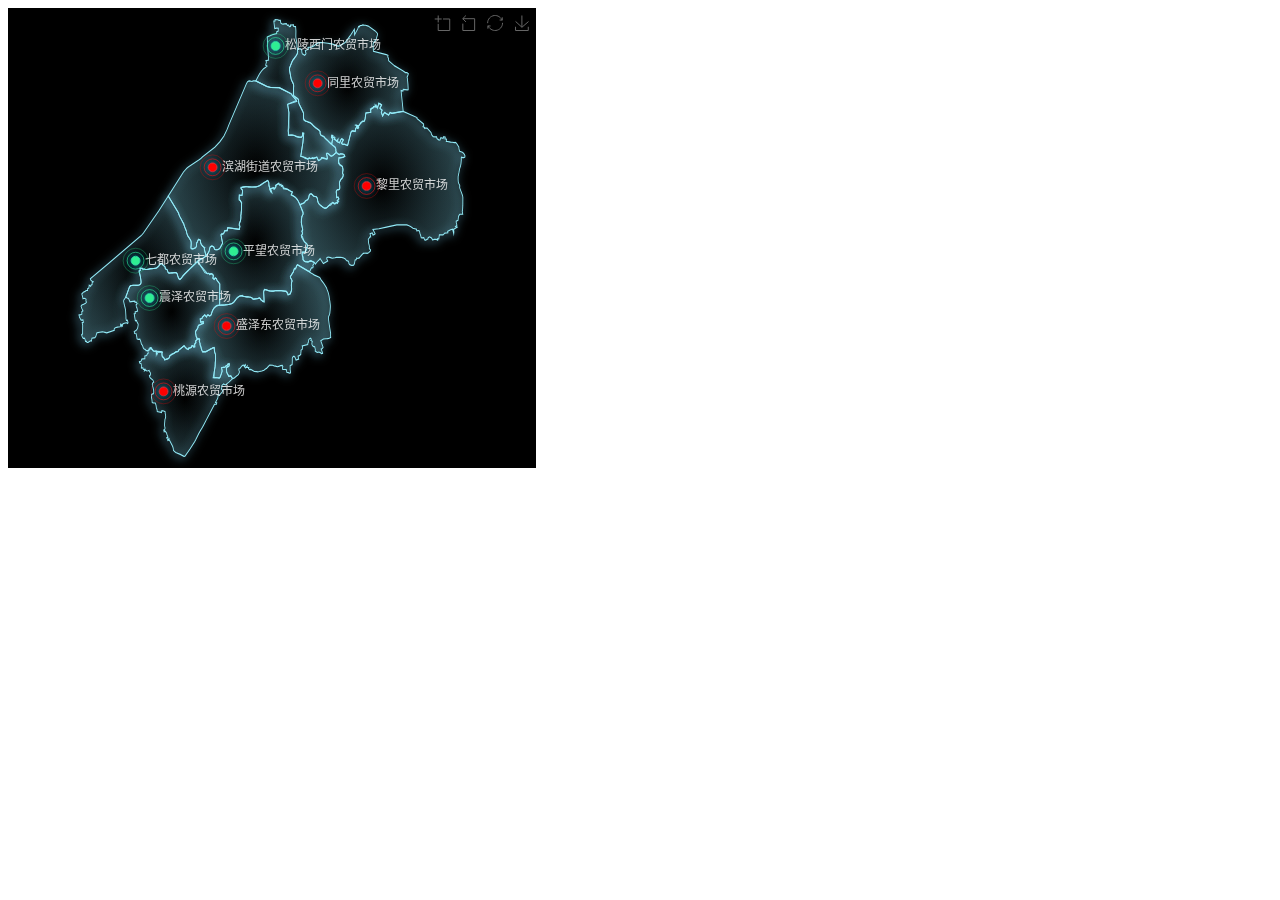
<file: mapView/wujiangMap.html>
<!DOCTYPE html>
<html lang="zh-CN">

<head>
    <meta charset="utf-8">
    <title>index</title>
</head>

<body>
    <div id="main" style="width: 528px;height:460px;"></div>
    <script src="../js/jquery.js"></script>
    <script src="../js/echarts.min.js"></script>

    <script>
        var myChart = echarts.init(document.getElementById('main'));
        myChart.showLoading();
        var uploadedDataURL = "./wujiangMap.json";
        var geoCoordMap = {
            '滨湖街道农贸市场': [120.54, 31.07],
            '黎里农贸市场': [120.76, 31.05],
            '平望农贸市场': [120.57, 30.98],
            '七都农贸市场': [120.43, 30.97],
            '盛泽东农贸市场': [120.56, 30.90],
            '松陵西门农贸市场': [120.63, 31.20],
            '桃源农贸市场': [120.47, 30.83],
            '同里农贸市场': [120.69, 31.16],
            '震泽农贸市场': [120.45, 30.93]
        }
        var data = [{
                name: '滨湖街道农贸市场',
                value: 219,
                gather: true
            },
            {
                name: '黎里农贸市场',
                value: 339,
                gather: true
            },
            {
                name: '平望农贸市场',
                value: 412,
                gather: false
            },
            {
                name: '七都农贸市场',
                value: 429,
                gather: false
            },
            {
                name: '盛泽东农贸市场',
                value: 389,
                gather: true
            },
            {
                name: '松陵西门农贸市场',
                value: 352,
                gather: false
            },
            {
                name: '桃源农贸市场',
                value: 329,
                gather: true
            },
            {
                name: '同里农贸市场',
                value: 532,
                gather: true
            },
            {
                name: '震泽农贸市场',
                value: 299,
                gather: false
            }
        ];
        var convertData = function (data) {
            var res = [];
            for (var i = 0; i < data.length; i++) {
                var geoCoord = geoCoordMap[data[i].name];
                if (geoCoord) {
                    res.push({
                        name: data[i].name,
                        value: geoCoord.concat(data[i].value),
                        gather: data[i].gather
                    });
                }
            }
            return res;
        };
        var option = {
            backgroundColor: '#000',
            // title: {
            //     text: '吴江',
            //     subtext: '菜市场',
            //     x: 'left',
            //     textStyle: {
            //         color: '#ccc'
            //     }
            // },
            toolbox: {
                feature: {
                    dataZoom: {
                        yAxisIndex: 'none'
                    },
                    restore: {},
                    saveAsImage: {}
                }
            },
            tooltip: {
                trigger: 'item',
                backgroundColor: 'rgba(12, 204, 104, 0.92)',
                borderColor: '#FFFFCC',
                showDelay: 0,
                hideDelay: 0,
                enterable: true,
                transitionDuration: 0,
                extraCssText: 'z-index:100',
                formatter: function (params, ticket, callback) {
                    //根据业务自己拓展要显示的内容
                    var res = "";
                    var name = params.name;
                    var value = params.value;
                    res = "<span style='color:#fff;'>" + name + "</span><br/>数据：" + value;
                    return res;
                }
            },
            geo: {
                map: 'wujiang',
                zoom: 1,
                label: {
                    emphasis: {
                        show: false
                    }
                },
                roam: true, //是否允许缩放
                layoutCenter: ['50%', '50%'], //地图位置
                layoutSize: "95%",
                itemStyle: {
                    normal: {
                        label: {
                            show: true,
                            color: '#fff',
                            fontSize: 10,
                        },
                        borderColor: 'rgba(147, 235, 248, 1)', //省市边界线
                        borderWidth: 1,
                        areaColor: {
                            type: 'radial',
                            x: 0.5,
                            y: 0.5,
                            r: 0.8,
                            colorStops: [{
                                    offset: 0,
                                    color: 'rgba(147, 235, 248, 0)' // 0% 处的颜色 
                                },
                                {
                                    offset: 1,
                                    color: 'rgba(147, 235, 248, .2)' // 100% 处的颜色 
                                }
                            ],
                            globalCoord: false // 缺省为 false 
                        },
                        shadowColor: 'rgba(128, 217, 248, 1)',
                        //shadowColor: 'rgba(255, 255, 255, 1)', 
                        shadowOffsetX: -2,
                        shadowOffsetY: 2,
                        shadowBlur: 10
                    },
                    emphasis: {
                        label: {
                            show: true,
                            color: '#fff'
                        },
                        areaColor: 'rgb(100, 209, 240)',
                        borderWidth: 0
                    }
                }
            },
            series: [{
                    name: '城镇',
                    type: 'scatter',
                    coordinateSystem: 'geo',
                    data: convertData(data),
                    // symbolSize: function (val) {
                    //     return val[2] / 35;
                    // },
                    symbolSize: 8,
                    label: {
                        normal: {
                            fontSize: 12,
                            formatter: '{b}',
                            position: 'right',
                            show: true
                        },
                        emphasis: {
                            show: true
                        }
                    },
                    itemStyle: {
                        normal: {
                            color: '#fff', //区县字体颜色
                        }
                    }
                },
                {
                    name: '菜市场气泡',
                    type: 'effectScatter',
                    coordinateSystem: 'geo',
                    data: convertData(data.sort(function (a, b) {
                        return b.value - a.value;
                    }).slice(0, 9)),
                    // symbolSize: function (val) {
                    //     console.log(val)
                    //     return val[2] / 30;
                    // },
                    symbolSize: 8,
                    showEffectOn: 'render',
                    rippleEffect: {
                        period: 2,
                        brushType: 'stroke',
                        scale: 4
                    },
                    hoverAnimation: true,
                    label: {
                        normal: {
                            formatter: '{b}',
                            position: 'right',
                            show: false
                        },
                        emphasis: {
                            show: true
                        }
                    },
                    itemStyle: {
                        normal: {
                            //是否采集散点背景色
                            color: function (val) {
                                return val.data.gather == true ? '#f00' : '#2eee92';
                            },
                            shadowBlur: 10,
                            shadowColor: '#05C3F9'
                        }
                    },
                    zlevel: 2
                },

            ]
        };
        $.getJSON(uploadedDataURL, function (geoJson) {
            echarts.registerMap('wujiang', geoJson);
            myChart.hideLoading();
            myChart.setOption(option);
        });
    </script>

</body>

</html>
</file>
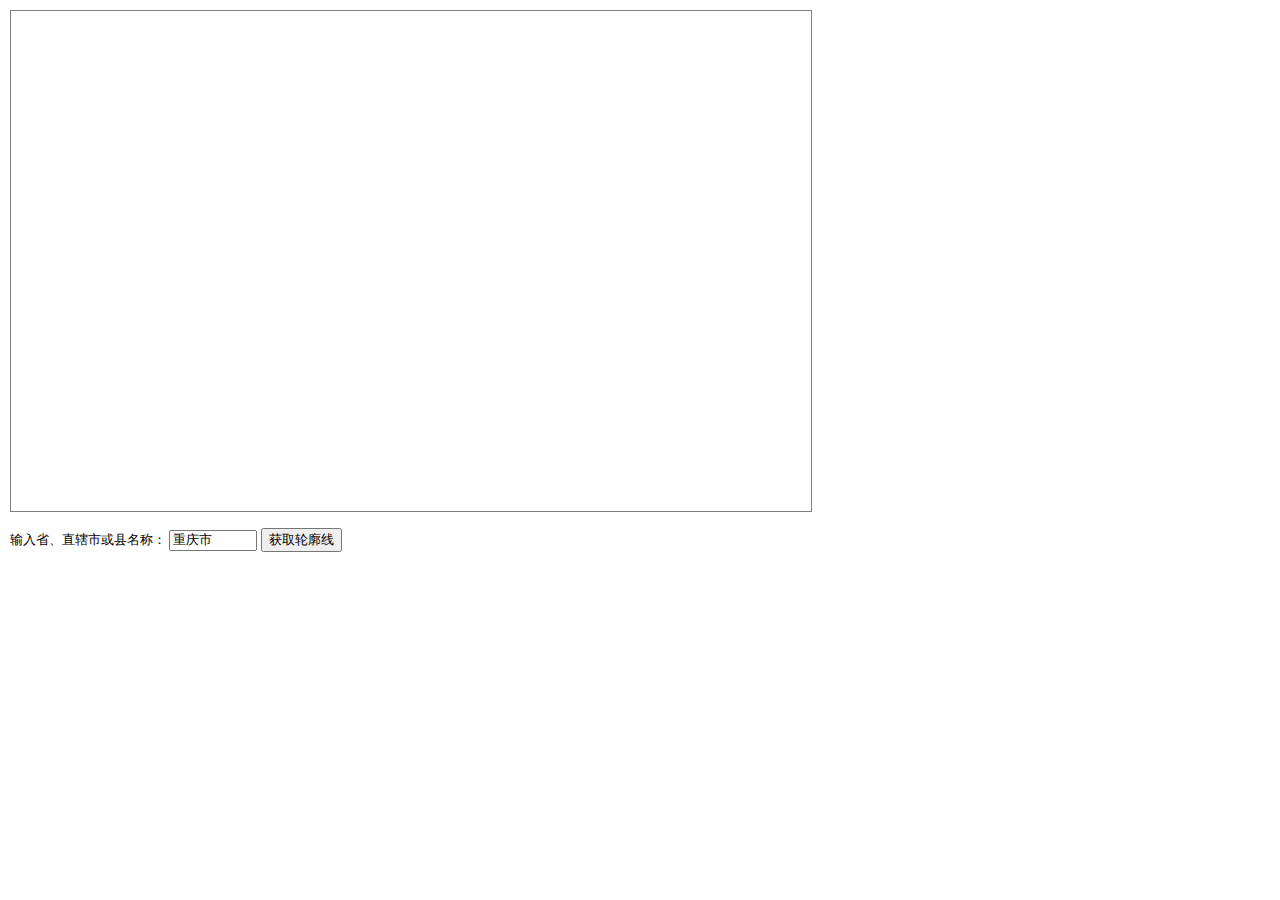
<file: mapView/获取轮廓线.html>
<!DOCTYPE html PUBLIC "-//W3C//DTD XHTML 1.0 Transitional//EN" "http://www.w3.org/TR/xhtml1/DTD/xhtml1-transitional.dtd">
<html xmlns="http://www.w3.org/1999/xhtml">

<head>
    <meta http-equiv="Content-Type" content="text/html; charset=utf-8" />
    <title>获取地区轮廓线</title>
    <script type="text/javascript" src="http://api.map.baidu.com/api?v=1.3">
    </script>
    <style type="text/css">
        body {
            font-size: 13px;
            margin: 10px
        }

        #container {
            width: 800px;
            height: 500px;
            border: 1px solid gray
        }
    </style>
</head>

<body>
    <div id="container"></div>
    <br /> 输入省、直辖市或县名称：
    <input type="text" id="districtName" style="width:80px" value="重庆市">
    <input type="button" onclick="getBoundary()" value="获取轮廓线">

    <script type="text/javascript">
        var map = new BMap.Map("container");
        map.centerAndZoom(new BMap.Point(116.403765, 39.914850), 5);
        map.addControl(new BMap.NavigationControl({
            type: BMAP_NAVIGATION_CONTROL_SMALL
        }));
        map.enableScrollWheelZoom();

        function getBoundary() {
            var bdary = new BMap.Boundary();
            var name = document.getElementById("districtName").value;
            bdary.get(name, function (rs) { //获取行政区域
                console.log(rs);
                map.clearOverlays(); //清除地图覆盖物       
                var count = rs.boundaries.length; //行政区域的点有多少个
                for (var i = 0; i < count; i++) {
                    var ply = new BMap.Polygon(rs.boundaries[i], {
                        strokeWeight: 2,
                        strokeColor: "#ff0000"
                    }); //建立多边形覆盖物
                    map.addOverlay(ply); //添加覆盖物
                    map.setViewport(ply.getPath()); //调整视野         
                }
            });
        }
    </script>
</body>

</html>
</file>
<file: css/index.css>
.f_left {
    float: left;
}

.f_right {
    float: right;
}

.base-color {
    color: #58daff !important;
}

html,
body {
    width: 100%;
    height: 100%;
}

body {
    position: relative;
    /* background: url('../images/bg.png') no-repeat center top; */
    /* background-size: 100% 300%; */
    /* background-size: contain; */
    /* background-size: cover; */
}
.bg {
    position: fixed;
    z-index: -1;
    width: 100%;
    height: 100%;   
}
.inner_c {
    padding: 20px 10px;
}

.header {
    width: 525px;
    margin: 0 auto;
    font-size: 24px;
    color: #58daff;
    position: relative;
}

.title {
    font-size: 24px;
    color: #58daff;
    position: absolute;
    left: 50%;
    transform: translateX(-50%);
    top: 0;
}

.updata-time {
    font-size: 14px;
}

.header::after,
.header::before {
    content: '';
    position: absolute;
    width: 112px;
    height: 25px;
}

.header::after {
    left: -120px;
    top: 1px;
    background: url('../images/line1.png') no-repeat center top;
    background-size: 100% 100%;
}

.header::before {
    right: -120px;
    top: 1px;
    background: url('../images/line2.png') no-repeat center top;
    background-size: 100% 100%;
}

.lamp {
    position: absolute;
    right: -410px;
    color: #f8e406;
    top: 4px;
}

.lamp img {
    width: 16px;
    height: 16px;
}

#scroll_div {
    height: 26px;
    overflow: hidden;
    white-space: nowrap;
    width: 370px;
    margin: -8px 0 0 10px;
}

.pad_right {
    color: #f8e406;
    font-size: 14px;
}

#scroll_begin,
#scroll_end {
    display: inline;
}

/* time */

.time {
    width: 220px;
    height: 18px;
    border-radius: 5px;
    margin: 10px auto;
    color: #c8f7ff;
    border: 1px solid #39b8da;
    line-height: 18px;
    text-align: center;
    -webkit-box-shadow: 0 0 5px #46dcf7 inset;
}

/* 中部 */

.middle {
    margin: 20px 0;
    display: flex;
    justify-content: space-around;
}

.left,
.right {
    width: 18%;
    position: relative;
}

.right {
    background: rgba(15, 83, 139, .5);
}

.center {
    width: 60%;
    margin: 0 10px;
    position: relative;
    background: rgba(15, 83, 139, .5);
}

.arrow span {
    position: absolute;
    border-style: solid;
    border-color: #58daff;
    padding: 0 4px 5px 4px;
    position: absolute;
}

.arrow>span:first-child {
    left: 0;
    top: 0;
    border-width: 2px 0 0 2px;
}

.arrow>span:nth-of-type(2) {
    right: 0;
    top: 0;
    border-width: 2px 2px 0 0px;
}

.arrow>span:nth-of-type(3) {
    left: 0;
    bottom: 0;
    border-width: 0 0 2px 2px;
}

.arrow>span:nth-of-type(4) {
    right: 0;
    bottom: 0;
    border-width: 0 2px 2px 0;
}

.left-top-title {
    margin-bottom: 10px;
}

.left-top-title h4 {
    color: #58daff;
    font-size: 16px;
}

.swiper-container1 {
    overflow: hidden;
    text-align: right;
    height: 20px;
    color: #f8e406;
}

.yc {
    color: #f86706 !important;
}

.wkq {
    color: #f8bd01 !important;
}

.left-table table {
    color: #b8eefe;
    width: 100%;
}

.left-top {
    background: rgba(15, 83, 139, .5);
    margin-bottom: 10px;
}

.left-top-c,
.left-bottom-c {
    background: rgba(15, 83, 139, .5);
    padding: 10px 10px 18px;
    position: relative;
    height: 282px;
    overflow: hidden;
}

.left-table table td {
    padding: 6px 4px 6px 0;
    white-space: nowrap;
    text-align: center;
}

/* echarts 图 */

.data-echarts {
    width: 100%
}

.center {
    padding: 10px 0;
}

.center-top {
    text-align: center;
    font-size: 18px;
    color: #58daff;
}

.szgk {
    font-size: 18px;
    color: #58daff;
    margin: 10px
}

.szgk span {
    font-size: 14px;
    color: #f5bf02 !important;
}

.data-echarts {
    display: flex;
    justify-content: space-around;
}

.one,
.two,
.three,
.eight {
    width: 20%;
    height: 230px;
}

.four {
    width: 40%;
    height: 230px;
}

.five,
.six {
    height: 230px;
    width: 16%;
}

.seven {
    height: 230px;
    width: 34%;
}

.eight {
    flex: 1;
}

.outer {
    width: 80%;
    height: 10px;
    border: 1px solid #58daff;
    border-radius: 5px;
    position: relative;
    margin-right: 3px;
}

.percent {
    margin: 8px 0;
}

.inner {
    position: absolute;
    left: 1px;
    top: 50%;
    transform: translateY(-50%);
    width: 65%;
    height: 8px;
    background-color: #58daff;
    border-radius: 5px;
}

.four {
    padding-top: 40px;
}

.four li {
    color: #58daff;
    margin-bottom: 20px;
}

.right-top,
.right-bottom {
    padding: 15px 10px;
    font-size: 16px;
}

.ph {
    color: #58daff;
    font-size: 14px;
    margin: 20px 0;
}

.ph li {
    display: flex;
    justify-content: flex-start;
    margin-bottom: 10px;
}

.ph li .outer {
    width: 55%;
    margin: 2px 5px;
}

.bage {
    display: inline-block;
    background-color: #b8eefe;
    border-radius: 50%;
    width: 16px;
    height: 16px;
    line-height: 16px;
    text-align: center;
    color: #185686 !important;
    margin-right: 4px;
}
.bottom {
    display: flex;
    justify-content: space-around;
}
.middle {
    margin: 20px 0;
    display: flex;
    justify-content: space-around;
}
.bottom-left,.bottom-right {
    position: relative;
    padding-top: 10px;
    width: 49%;
    background: rgba(15, 83, 139, .5);
    height: 300px;
}
.nine ,.ten {
    width: 100%;
    height: 100%;
}
</file>
<file: css/idangerous.swiper2.7.6.css>
/*
 * Swiper 2.7.6
 * Mobile touch slider and framework with hardware accelerated transitions
 *
 * http://www.idangero.us/sliders/swiper/
 *
 * Copyright 2010-2015, Vladimir Kharlampidi
 * The iDangero.us
 * http://www.idangero.us/
 *
 * Licensed under GPL & MIT
 *
 * Released on: February 11, 2015
*/
/* ===============================================================
Basic Swiper Styles 
================================================================*/
.swiper-container {
	margin:0 auto;
	position:relative;
	overflow:hidden;
	direction:ltr;
	-webkit-backface-visibility:hidden;
	-moz-backface-visibility:hidden;
	-ms-backface-visibility:hidden;
	-o-backface-visibility:hidden;
	backface-visibility:hidden;
	/* Fix of Webkit flickering */
	z-index:1;
}
.swiper-wrapper {
	position:relative;
	width:100%;
	-webkit-transition-property:-webkit-transform, left, top;
	-webkit-transition-duration:0s;
	-webkit-transform:translate3d(0px,0,0);
	-webkit-transition-timing-function:ease;
	
	-moz-transition-property:-moz-transform, left, top;
	-moz-transition-duration:0s;
	-moz-transform:translate3d(0px,0,0);
	-moz-transition-timing-function:ease;
	
	-o-transition-property:-o-transform, left, top;
	-o-transition-duration:0s;
	-o-transform:translate3d(0px,0,0);
	-o-transition-timing-function:ease;
	-o-transform:translate(0px,0px);
	
	-ms-transition-property:-ms-transform, left, top;
	-ms-transition-duration:0s;
	-ms-transform:translate3d(0px,0,0);
	-ms-transition-timing-function:ease;
	
	transition-property:transform, left, top;
	transition-duration:0s;
	transform:translate3d(0px,0,0);
	transition-timing-function:ease;

	-webkit-box-sizing: content-box;
	-moz-box-sizing: content-box;
	box-sizing: content-box;
}
.swiper-free-mode > .swiper-wrapper {
	-webkit-transition-timing-function: ease-out;
	-moz-transition-timing-function: ease-out;
	-ms-transition-timing-function: ease-out;
	-o-transition-timing-function: ease-out;
	transition-timing-function: ease-out;
	margin: 0 auto;
}
.swiper-slide {
	float: left;
	-webkit-box-sizing: content-box;
	-moz-box-sizing: content-box;
	box-sizing: content-box;
}

/* IE10 Windows Phone 8 Fixes */
.swiper-wp8-horizontal {
	-ms-touch-action: pan-y;
}
.swiper-wp8-vertical {
	-ms-touch-action: pan-x;
}

/* ===============================================================
Your custom styles, here you need to specify container's and slide's
sizes, pagination, etc.
================================================================*/
.swiper-container {
	/* Specify Swiper's Size: */

	/*width:200px;
	height: 100px;*/
}
.swiper-slide {
	/* Specify Slides's Size: */
	
	/*width: 100%;
	height: 100%;*/
}
.swiper-slide-active {
	/* Specific active slide styling: */
	
}
.swiper-slide-visible {
	/* Specific visible slide styling: */	

}
/* ===============================================================
Pagination Styles
================================================================*/
.swiper-pagination-switch {
	/* Stylize pagination button: */	

}
.swiper-active-switch {
	/* Specific active button style: */	
	
}
.swiper-visible-switch {
	/* Specific visible button style: */	
	
}
</file>
<file: css/base.css>
/*reset���ֿ�ʼ*/

html,
body,
div,
span,
applet,
object,
iframe,
h1,
h2,
h3,
h4,
h5,
h6,
p,
blockquote,
pre,
a,
abbr,
acronym,
address,
big,
cite,
code,
del,
dfn,
em,
img,
ins,
kbd,
q,
s,
samp,
small,
strike,
strong,
sub,
sup,
tt,
var,
b,
u,
i,
center,
dl,
dt,
dd,
ol,
ul,
li,
fieldset,
form,
label,
legend,
table,
caption,
tbody,
tfoot,
thead,
tr,
th,
td,
article,
aside,
canvas,
details,
embed,
figure,
figcaption,
footer,
header,
hgroup,
menu,
nav,
output,
ruby,
section,
summary,
time,
mark,
audio,
video {
    margin: 0;
    padding: 0;
    border: 0;
    font-size: 100%;
    font: inherit;
    vertical-align: baseline;
}


/* HTML5 display-role reset for older browsers */

article,
aside,
details,
figcaption,
figure,
footer,
header,
hgroup,
menu,
nav,
section {
    display: block;
}

body {
    line-height: 1;
    background: #fff;
}

ol,
ul {
    list-style: none;
}

blockquote,
q {
    quotes: none;
}

blockquote:before,
blockquote:after,
q:before,
q:after {
    content: '';
    content: none;
}

table {
    border-collapse: collapse;
    border-spacing: 0;
}

a {
    text-decoration: none;
}

h1,
h2,
h3,
h4,
h5,
h6 {
    font-weight: normal;
}

img {
    border: 0px;
}

em {
    font-style: normal;
}

strong {
    font-weight: normal;
}

b {
    font-weight: normal;
}

body {
    font-size: 12px;
}

textarea {
    background: #fff;
}

select {
    background: #fff;
}

button::-moz-focus-inner,
input[type="reset"]::-moz-focus-inner,
input[type="button"]::-moz-focus-inner,
input[type="submit"]::-moz-focus-inner,
input[type="file"]>input[type="button"]::-moz-focus-inner {
    border: none;
    padding: 0;
}

.clearfix:after {
    visibility: hidden;
    display: block;
    font-size: 0;
    content: ".";
    clear: both;
    height: 0;
}

* html .clearfix {
    zoom: 1;
}

*:first-child+html .clearfix {
    zoom: 1;
}

button::-moz-focus-inner,
input[type="reset"]::-moz-focus-inner,
input[type="button"]::-moz-focus-inner,
input[type="submit"]::-moz-focus-inner,
input[type="file"]>input[type="button"]::-moz-focus-inner {
    border: none;
    padding: 0;
}


/* ------------------------------------------ */


html {
    width: 100%;
    height: 100%;
    font-family: 'Microsoft YaHei', "SimSun", Arial, sans-serif;
    font-size: 100px;
    outline: 0;
    -webkit-text-size-adjust: none;
}

body {
    width: 100%;
    height: 100%;
    margin: 0;
    -webkit-user-select: none;
    background-color: #f5fcfb;
}

img,
object {
    max-width: 100%;
    width: 100%;
}

input::-webkit-input-placeholder,
textarea::-webkit-input-placeholder {
    color: #999;
}

input:-moz-placeholder,
textarea:-moz-placeholder {
    color: #999;
}

input::-moz-placeholder,
textarea::-moz-placeholder {
    color: #999;
}

input:-ms-input-placeholder,
textarea:-ms-input-placeholder {
    color: #999;
}
.base-color {
    color: #fe9900 !important;
}
.color-red {
    color: #db1827;
}
.color-blue {
    color: #01a1f1 !important;
}
body {
    background-color: #fff;
}
.f_left {
    float: left;
}
.f_right {
    float: right;
}
.color-price {
    color: #ff0000;
}
.color-333 {
    color: #333 !important;
}
.color-666 {
    color: #666 !important;
}
.color-999 {
    color: #999 !important;
}
input {
    border: none;
    border: 1px solid #ccc;
    outline: none;
}
</file>
